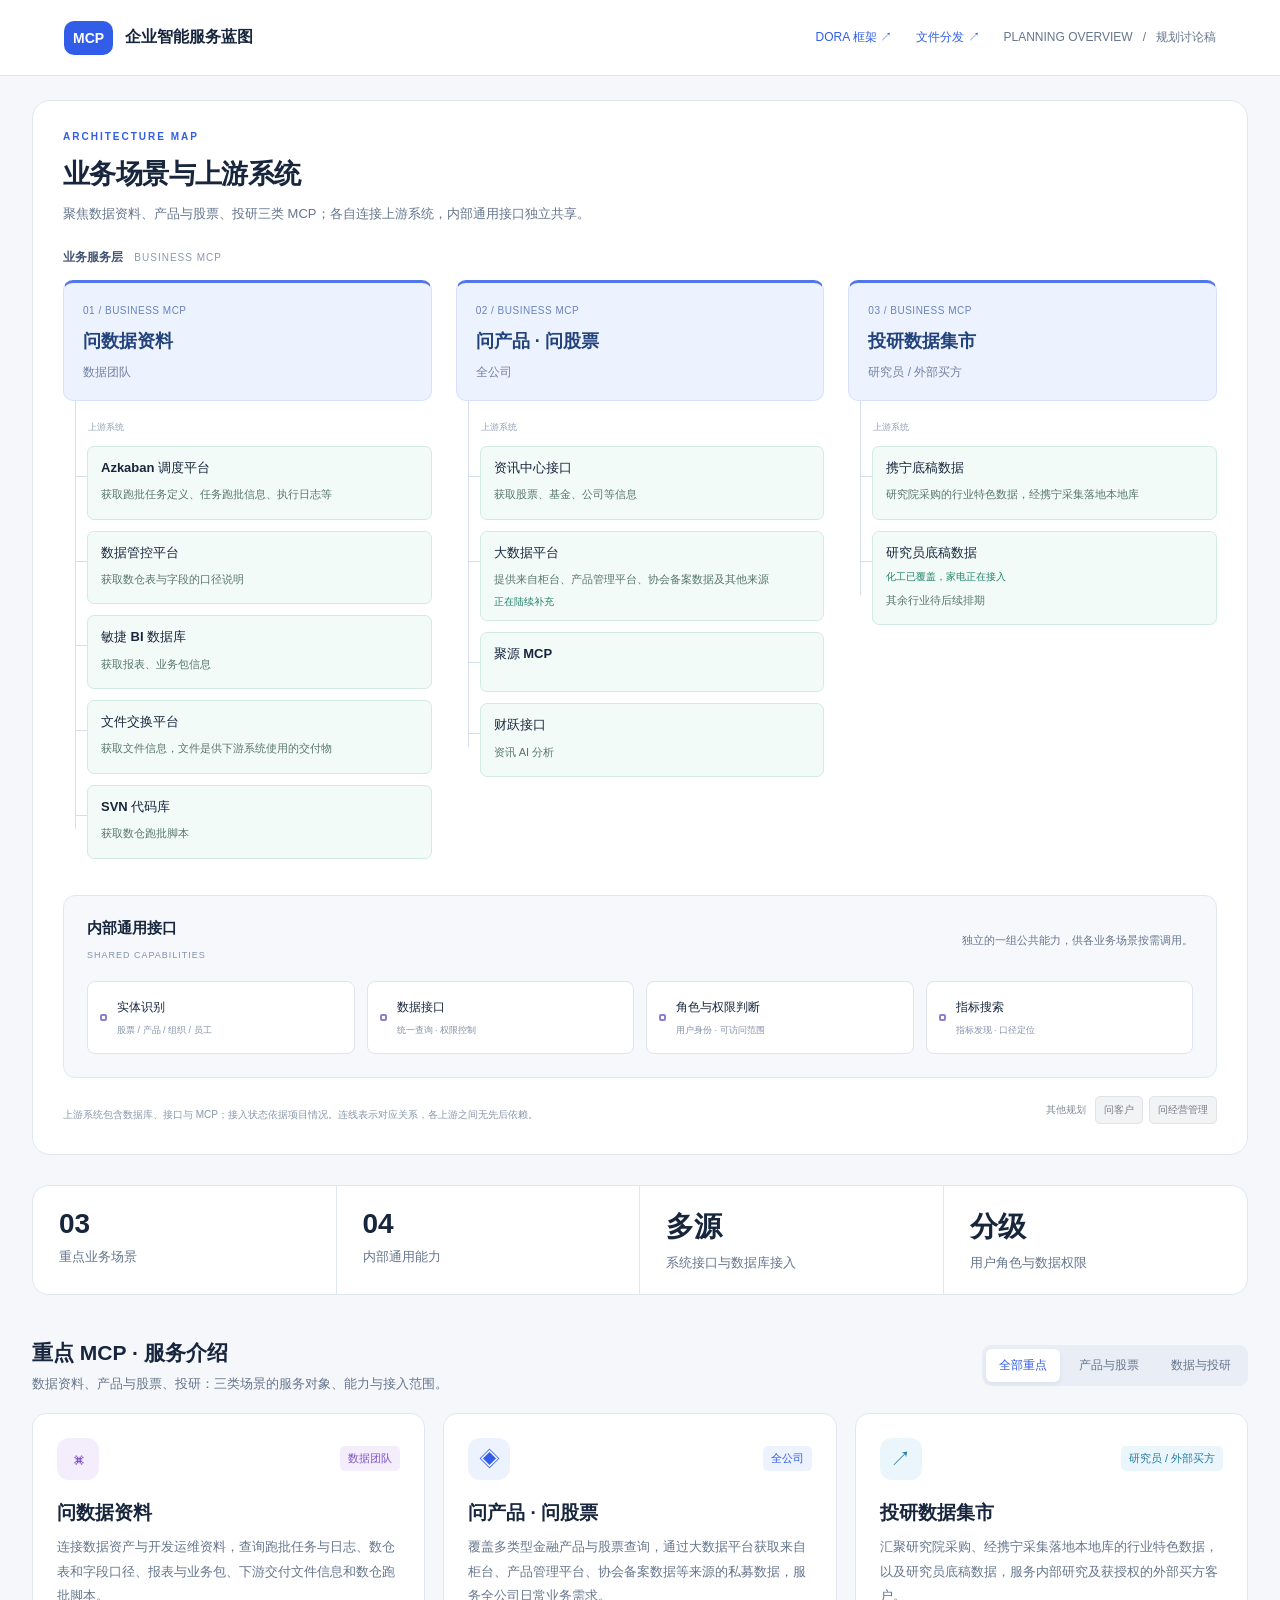
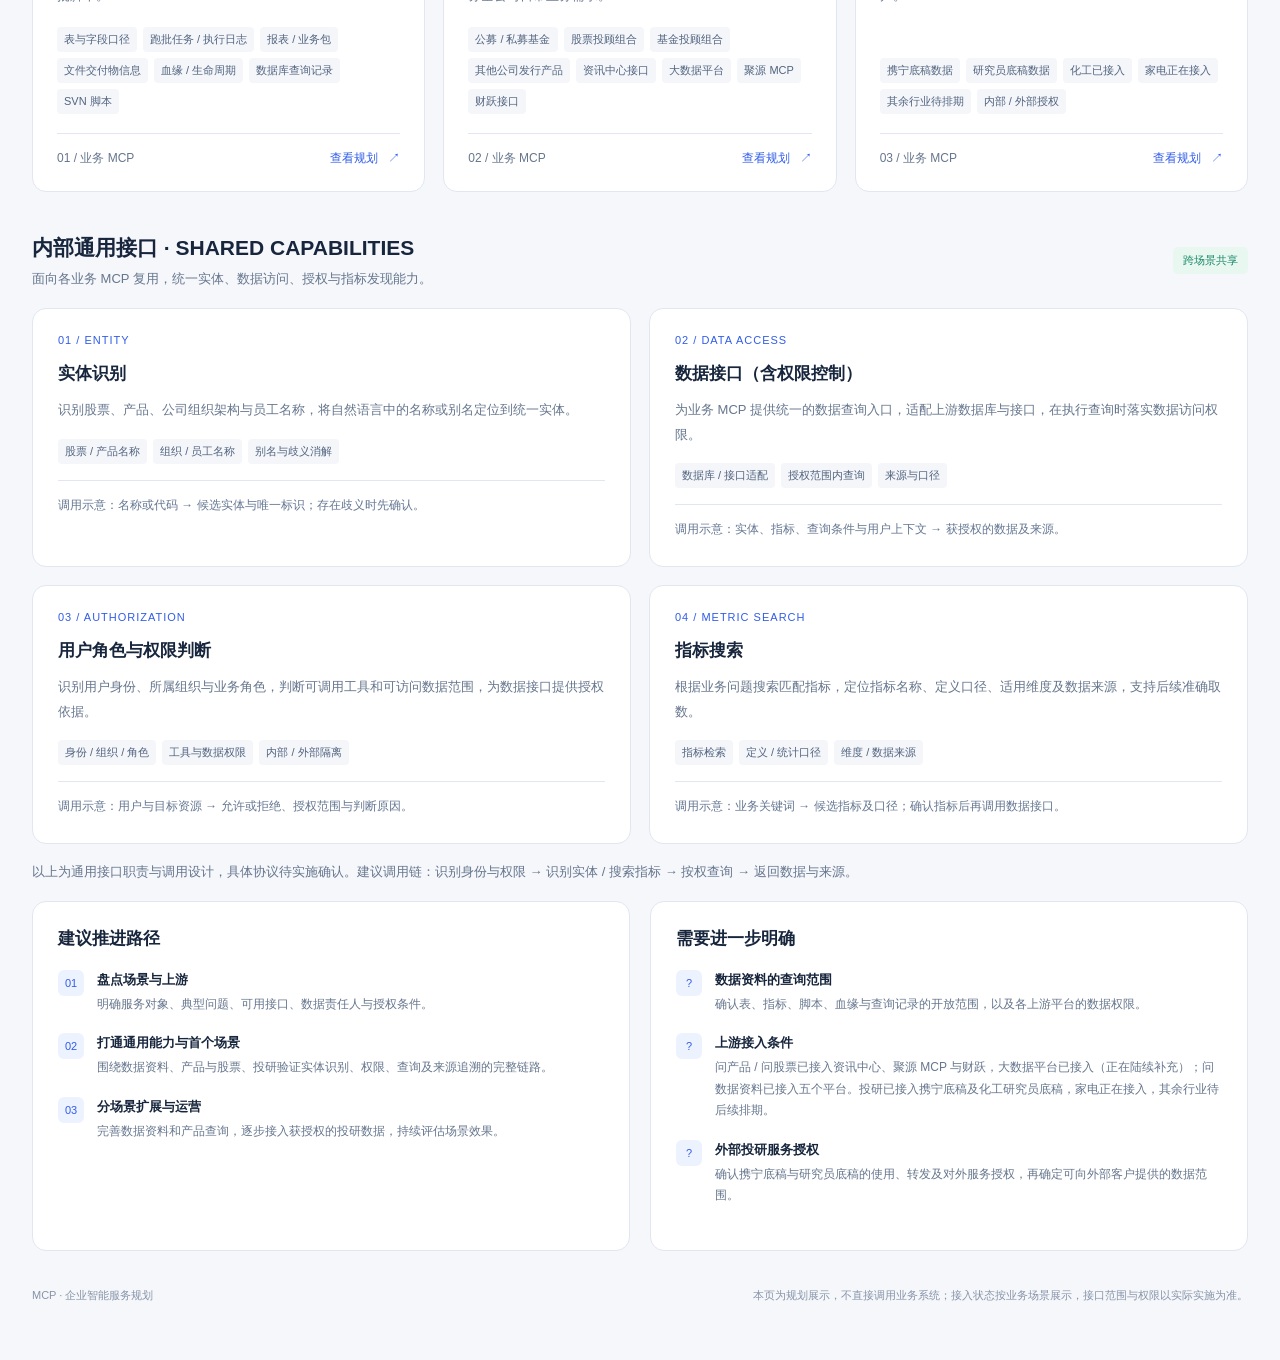
<file: index.html>
<!doctype html>
<html lang="zh-CN">
<head>
<meta charset="UTF-8"><meta name="viewport" content="width=device-width, initial-scale=1">
<title>MCP · 企业智能服务蓝图</title>
<style>
:root{--bg:#f5f7fb;--ink:#17263d;--muted:#66768d;--line:#e0e7f0;--blue:#315de9;--navy:#111e36}*{box-sizing:border-box}body{margin:0;background:var(--bg);color:var(--ink);font-family:Inter,"PingFang SC","Microsoft YaHei",sans-serif}button{font:inherit;cursor:pointer}header{height:76px;background:white;border-bottom:1px solid var(--line);display:flex;align-items:center;justify-content:space-between;padding:0 5vw}.brand{display:flex;align-items:center;gap:12px;font-weight:750}.mark{background:var(--blue);color:white;padding:9px;border-radius:10px;font-size:14px}.edition{font-size:12px;color:var(--muted)}main{max-width:1320px;padding:54px 32px;margin:auto}.eyebrow{font-size:12px;letter-spacing:2px;color:var(--blue);font-weight:700}h1{font-size:clamp(30px,4vw,48px);letter-spacing:-1.8px;margin:15px 0}h1 span{color:var(--blue)}.intro{color:var(--muted);line-height:1.9;max-width:770px;font-size:15px}.hero{display:flex;justify-content:space-between;gap:30px;align-items:center;margin-bottom:35px}.stamp{background:#eaf0ff;color:var(--blue);border:1px solid #d5dfff;padding:13px 18px;border-radius:30px;font-size:13px;white-space:nowrap}.stats{display:grid;grid-template-columns:repeat(4,1fr);background:white;border:1px solid var(--line);border-radius:16px;margin:32px 0 44px}.stat{padding:22px 26px;border-right:1px solid var(--line)}.stat:last-child{border:0}.stat strong{font-size:28px;display:block;margin-bottom:7px}.stat small{color:var(--muted)}.section-head{display:flex;justify-content:space-between;align-items:center;gap:16px;margin:28px 0 20px}h2{font-size:21px;margin:0}.section-head p{font-size:13px;color:var(--muted);margin:8px 0 0}.tabs{display:flex;gap:6px;flex-wrap:wrap;background:#e9edf5;border-radius:9px;padding:4px}.tabs button{border:0;background:transparent;color:var(--muted);padding:8px 13px;border-radius:6px;font-size:12px}.tabs button.active{background:white;color:var(--blue);box-shadow:0 2px 5px #192e5510}.grid{display:grid;grid-template-columns:repeat(3,1fr);gap:18px}.card{background:white;border:1px solid var(--line);border-radius:14px;padding:24px;display:flex;flex-direction:column;transition:transform .2s,box-shadow .2s}.card:hover{transform:translateY(-3px);box-shadow:0 12px 28px #263e6310}.card-top{display:flex;justify-content:space-between;align-items:center}.icon{width:42px;height:42px;background:var(--tint);color:var(--accent);border-radius:12px;display:grid;place-items:center;font-size:21px}.tag{font-size:11px;color:var(--accent);background:var(--tint);padding:5px 8px;border-radius:5px}.card h3{font-size:19px;margin:20px 0 9px}.card p{font-size:13px;line-height:1.9;color:var(--muted);margin:0 0 18px;flex:1}.chips{display:flex;gap:6px;flex-wrap:wrap;margin-bottom:19px}.chip{font-size:11px;background:#f4f6fa;color:#52647f;padding:5px 7px;border-radius:4px}.detail{display:flex;align-items:center;justify-content:space-between;border:0;border-top:1px solid var(--line);padding:16px 0 0;background:white;color:var(--blue);font-size:12px;text-align:left}.detail span:first-child{color:var(--muted)}.architecture{background:var(--navy);color:white;margin:46px 0 35px;border-radius:18px;padding:30px}.architecture .section-head{margin:0 0 26px}.architecture p{color:#aab9d1}.layer{display:grid;grid-template-columns:130px 1fr;align-items:center;gap:20px}.layer-label{font-size:13px;color:#b3c2da}.layer-label small{display:block;font-size:10px;letter-spacing:1px;margin-top:7px;color:#7289ac}.nodes{display:grid;grid-template-columns:repeat(5,1fr);gap:10px}.node{border:1px solid #385175;background:#1c2e4c;text-align:center;border-radius:8px;padding:16px 7px;font-size:12px}.node small{display:block;color:#9aaecb;font-size:10px;margin-top:7px;line-height:1.5}.connector{color:#6986b3;text-align:center;padding:10px;font-size:12px;letter-spacing:1px}.common{grid-template-columns:repeat(4,1fr)}.common .node{background:#263d63;border-color:#45689d}.sources{grid-template-columns:repeat(4,1fr)}.sources .node{background:#17263e}.note{margin:23px 0 0;padding-top:18px;border-top:1px solid #30435e;font-size:11px;line-height:1.8;color:#99acc8}.bottom{display:grid;grid-template-columns:1fr 1fr;gap:20px}.panel{background:white;border:1px solid var(--line);border-radius:14px;padding:25px}.panel h3{font-size:17px;margin:0 0 20px}.step{display:flex;gap:13px;margin:18px 0}.num{background:#edf2ff;color:var(--blue);font-size:11px;border-radius:6px;width:26px;height:26px;display:grid;place-items:center;flex-shrink:0}.step strong{font-size:13px}.step p{font-size:12px;line-height:1.8;color:var(--muted);margin:5px 0 0}footer{margin-top:35px;display:flex;justify-content:space-between;font-size:11px;color:#8794a8;line-height:1.8}dialog{border:0;border-radius:18px;padding:32px;width:min(600px,90vw);box-shadow:0 20px 100px #07132c44;color:var(--ink)}dialog::backdrop{background:#10213f80;backdrop-filter:blur(4px)}dialog h2{margin:0 35px 18px 0}dialog h3{font-size:14px;margin:24px 0 8px}dialog p,dialog li{font-size:14px;color:var(--muted);line-height:1.9}.close{position:absolute;right:18px;top:15px;border:0;background:#f0f3f8;border-radius:50%;width:32px;height:32px;font-size:21px}.empty{grid-column:1/-1;color:var(--muted);padding:30px}.pill{color:#1a8a69;background:#e9f7f1;padding:6px 10px;border-radius:5px;font-size:11px}@media(max-width:950px){.grid{grid-template-columns:repeat(2,1fr)}.hero{display:block}.stamp{display:inline-block;margin-top:12px}.nodes{grid-template-columns:repeat(2,1fr)}.section-head{align-items:flex-start;flex-direction:column}.bottom{grid-template-columns:1fr}}@media(max-width:580px){header{padding:0 20px}.edition{display:none}main{padding:32px 18px}.grid{grid-template-columns:1fr}.stats{grid-template-columns:repeat(2,1fr)}.stat:nth-child(2){border:0}.stat:nth-child(-n+2){border-bottom:1px solid var(--line)}.architecture{padding:22px 16px}.layer{grid-template-columns:1fr;gap:12px}.layer-label small{display:inline;margin-left:10px}.node{padding:12px 6px}footer{display:block}.tabs button{padding:8px 10px}}@media(prefers-reduced-motion:reduce){*{transition:none!important}}
.shared-section{margin-top:42px}.shared-grid{display:grid;grid-template-columns:repeat(2,1fr);gap:18px}.cap-index{display:block;font-size:11px;letter-spacing:1px;color:var(--blue);margin-bottom:16px}.shared-grid h3{margin-bottom:12px}.shared-grid p,.shared-note{font-size:13px;line-height:1.9;color:var(--muted)}.shared-grid .chips{margin:16px 0}.cap-example{border-top:1px solid var(--line);padding-top:14px;color:#657792;font-size:12px;line-height:1.8}.shared-note{margin:16px 0}.connected{border-color:#3b8d7f;background:#1d3d46!important}.connected small{color:#88d9bd}.upstream-caption{font-size:11px;color:#94b5ca;margin:14px 0 22px 150px;line-height:1.8}@media(max-width:580px){.shared-grid{grid-template-columns:1fr}.upstream-caption{margin-left:0}}
.parallel-systems{display:grid;grid-template-columns:1fr 1fr;gap:20px;align-items:start}.architecture-group{padding:22px;border:1px solid #385175;border-radius:12px;background:#14243e;height:100%}.architecture-group h3{font-size:16px;margin:0}.architecture-group h3 small{display:block;font-size:10px;letter-spacing:1px;color:#91a8c8;margin-top:8px}.architecture-group p{font-size:12px;line-height:1.8;margin:14px 0 20px}.architecture-group .nodes{grid-template-columns:repeat(2,minmax(0,1fr))}.branch-links{display:grid;grid-template-columns:1fr 1fr;gap:20px;text-align:center;color:#91a8c8;font-size:12px;padding:22px 0}.architecture-group .node{line-height:1.6}@media(max-width:760px){.parallel-systems{grid-template-columns:1fr}.branch-links{grid-template-columns:1fr;padding:18px 0;gap:8px}.architecture-group{padding:18px}}
.scenario-mappings{display:grid;gap:16px}.scenario-map{border:1px solid #304966;border-radius:9px;padding:15px}.scenario-map h4{margin:0 0 14px;font-size:13px;line-height:1.8;display:flex;justify-content:space-between;flex-wrap:wrap;gap:6px}.scenario-map h4 span{color:#88d9bd;font-size:10px;font-weight:400}.scenario-map h4 .pending-status{color:#afbfda}.scenario-map .mapping-empty{margin:0;color:#aab9d1;font-size:12px}.scenario-map .node{font-size:11px}.scenario-map .node small{font-size:10px}.parallel-systems{align-items:start}.architecture-group{height:auto}
.architecture{background:#fff;color:var(--ink);border:1px solid var(--line);padding:30px}.architecture .section-head{align-items:center}.architecture .eyebrow{font-size:10px;margin-bottom:12px}.architecture p{color:var(--muted)}.architecture h2{margin-bottom:10px}.arch-legend{display:flex;gap:15px;white-space:nowrap;font-size:11px;color:var(--muted)}.arch-legend span{display:flex;align-items:center;gap:6px}.arch-legend i{width:7px;height:7px;background:#a9b5c8;border-radius:50%}.arch-legend .live-dot{background:#22a17d}.architecture-label{font-size:12px;font-weight:650;color:#425674;margin:25px 0 14px}.architecture-label small{font-size:10px;font-weight:400;margin-left:8px;color:#8b9ab0;letter-spacing:1px}.scenario-columns{display:grid;grid-template-columns:repeat(5,minmax(0,1fr));gap:16px}.scenario-column{min-width:0}.business-box{background:#edf2ff;border:1px solid #d7e1ff;border-top:3px solid #5276ec;border-radius:10px;padding:17px 13px;min-height:132px}.business-index{font-size:9px;letter-spacing:.5px;color:#6983be}.business-box h3{font-size:14px;line-height:1.6;margin:12px 0 7px;color:#23437c}.business-box p{font-size:10px;margin:0;line-height:1.7;color:#7182a0}.stem-caption{position:relative;font-size:9px;color:#92a0b5;padding:20px 0 12px 25px}.stem-caption:before{content:'';position:absolute;left:12px;top:0;bottom:0;width:1px;background:#d5deec}.system-tree{list-style:none;padding:0 0 0 24px;margin:0;position:relative}.system-tree:before{content:'';position:absolute;left:12px;top:0;bottom:35px;width:1px;background:#d5deec}.system-box{position:relative;padding:12px 10px;margin-bottom:11px;border:1px solid #dfe6ef;border-radius:7px;background:#f8fafd;min-height:70px}.system-box:before{content:'';position:absolute;left:-13px;top:34px;width:12px;height:1px;background:#d5deec}.system-box strong{display:block;font-size:11px;font-weight:550;line-height:1.7;overflow-wrap:anywhere}.system-box small{display:block;font-size:9px;line-height:1.7;margin-top:6px;color:#8b98ac}.system-box.is-live{background:#f3fbf8;border-color:#d2ebe2}.system-box.is-live small{color:#218268}.system-box.is-planned{border-style:dashed}.shared-strip{margin-top:32px;padding:23px;background:#f6f8fc;border:1px solid #e1e7f1;border-radius:12px}.shared-strip-title{display:flex;align-items:center;justify-content:space-between;gap:16px;margin-bottom:19px}.shared-strip-title h3{font-size:15px;margin:0 0 6px}.shared-strip-title small{font-size:9px;color:#8391aa;letter-spacing:1px}.shared-strip-title p{font-size:11px;margin:0;line-height:1.8}.shared-boxes{display:grid;grid-template-columns:repeat(4,minmax(0,1fr));gap:12px}.shared-box{display:flex;gap:10px;align-items:center;background:white;border:1px solid #dfe5f0;border-radius:8px;padding:15px 12px}.shared-dot{width:7px;height:7px;flex-shrink:0;border:2px solid #8c80d1;border-radius:2px}.shared-box strong{display:block;font-size:12px;font-weight:550;line-height:1.7}.shared-box small{display:block;color:#8391a8;font-size:9px;line-height:1.7;margin-top:5px}.arch-footnote{font-size:10px;line-height:1.9;color:#8a98ac;margin-top:18px}@media(max-width:1050px){.scenario-columns{grid-template-columns:repeat(3,minmax(0,1fr));gap:24px 16px}.shared-boxes{grid-template-columns:repeat(2,minmax(0,1fr))}}@media(max-width:650px){.architecture{padding:24px 16px}.architecture .section-head{align-items:flex-start}.scenario-columns{grid-template-columns:repeat(2,minmax(0,1fr))}.shared-strip{padding:17px}.shared-strip-title{align-items:flex-start;flex-direction:column}.business-box{min-height:138px}}@media(max-width:380px){.scenario-columns,.shared-boxes{grid-template-columns:1fr}}
.header-links{display:flex;align-items:center;gap:24px}.dora-entry{font-size:12px;color:var(--blue);text-decoration:none;white-space:nowrap}.dora-entry:hover{text-decoration:underline}@media(max-width:580px){header{gap:12px}.brand{font-size:13px;gap:8px}.header-links{gap:0}.dora-entry{font-size:11px}}
@media(max-width:760px){header{height:auto;min-height:76px;flex-wrap:wrap;padding-top:16px;padding-bottom:16px;gap:15px}.header-links{gap:16px;flex-wrap:wrap}}
main{padding-top:24px}.architecture{margin:0 0 30px}.architecture #architecture-title{font-size:27px;letter-spacing:-.6px;line-height:1.5;margin:0 0 10px;color:var(--ink)}.scenario-columns{grid-template-columns:repeat(3,minmax(0,1fr));gap:24px}.business-box{min-height:112px;padding:17px 19px}.business-box h3{font-size:18px;margin-top:9px}.business-box p{font-size:12px}.business-index{font-size:10px}.system-box{min-height:60px;padding:10px 13px}.system-box strong{font-size:13px}.system-box small{font-size:10px;margin-top:4px}.system-tree:before{bottom:30px}.system-box:before{top:29px}.architecture-footer{display:flex;align-items:flex-end;justify-content:space-between;gap:20px;margin-top:18px}.architecture-footer .arch-footnote{margin:0;max-width:650px}.secondary-scenarios{display:flex;align-items:center;justify-content:flex-end;flex-wrap:wrap;gap:6px;flex-shrink:0;color:#7b828d;font-size:10px}.secondary-scenarios>span{margin-right:3px;color:#858c97}.secondary-scenarios button{border:1px solid #e0e3e8;border-radius:5px;background:#f2f3f5;color:#737b87;font-size:10px;padding:6px 8px;white-space:nowrap}.secondary-scenarios button:hover{background:#e9ecf0;color:#525c6b}.secondary-scenarios button:focus-visible{outline:2px solid #8d96a5;outline-offset:3px}.stats{margin-top:0}.shared-strip{margin-top:25px}@media(max-width:850px){.scenario-columns{gap:14px}.business-box{padding:15px 12px}.business-box h3{font-size:15px}.business-box p{font-size:10px}.system-box{padding:10px}.system-box strong{font-size:11px}.architecture-footer{align-items:flex-start;flex-direction:column;gap:10px}.secondary-scenarios{align-self:flex-end}}@media(max-width:600px){main{padding-top:18px}.scenario-columns{grid-template-columns:1fr;gap:24px}.architecture #architecture-title{font-size:23px}.business-box{min-height:0;padding:17px}.business-box h3{font-size:17px}.business-box p{font-size:11px}.system-box strong{font-size:12px}.secondary-scenarios{font-size:9px}.architecture .section-head{gap:13px}.architecture-label small{font-size:9px}.shared-boxes{grid-template-columns:1fr 1fr}.shared-box{padding:12px 9px}.shared-box strong{font-size:11px}}@media(max-width:380px){.shared-boxes{grid-template-columns:1fr}}
.system-description{display:block;color:#61758d;font-size:11px;line-height:1.8;margin:6px 0 4px}.system-box.is-live .system-description{color:#57766b}.system-box .system-description+small{margin-top:4px}
</style>
</head>
<body>
<header><div class="brand"><span class="mark">MCP</span> 企业智能服务蓝图</div><div class="header-links"><a class="dora-entry" href="dora.html">DORA 框架 ↗</a><a class="dora-entry" href="file-distribution.html">文件分发 ↗</a><span class="edition">PLANNING OVERVIEW &nbsp; / &nbsp; 规划讨论稿</span></div></header>
<main>
<section class="architecture" aria-labelledby="architecture-title"><div class="section-head"><div><div class="eyebrow">ARCHITECTURE MAP</div><h1 id="architecture-title">业务场景与上游系统</h1><p>聚焦数据资料、产品与股票、投研三类 MCP；各自连接上游系统，内部通用接口独立共享。</p></div></div><div class="architecture-label">业务服务层 <small>BUSINESS MCP</small></div><div class="scenario-columns"><article class="scenario-column"><div class="business-box"><span class="business-index">01 / BUSINESS MCP</span><h3>问数据资料</h3><p>数据团队</p></div><div class="stem-caption">上游系统</div><ul class="system-tree"><li class="system-box is-live"><strong>Azkaban 调度平台</strong><span class="system-description">获取跑批任务定义、任务跑批信息、执行日志等</span></li><li class="system-box is-live"><strong>数据管控平台</strong><span class="system-description">获取数仓表与字段的口径说明</span></li><li class="system-box is-live"><strong>敏捷 BI 数据库</strong><span class="system-description">获取报表、业务包信息</span></li><li class="system-box is-live"><strong>文件交换平台</strong><span class="system-description">获取文件信息，文件是供下游系统使用的交付物</span></li><li class="system-box is-live"><strong>SVN 代码库</strong><span class="system-description">获取数仓跑批脚本</span></li></ul></article><article class="scenario-column"><div class="business-box"><span class="business-index">02 / BUSINESS MCP</span><h3>问产品 · 问股票</h3><p>全公司</p></div><div class="stem-caption">上游系统</div><ul class="system-tree"><li class="system-box is-live"><strong>资讯中心接口</strong><span class="system-description">获取股票、基金、公司等信息</span></li><li class="system-box is-live"><strong>大数据平台</strong><span class="system-description">提供来自柜台、产品管理平台、协会备案数据及其他来源</span><small>正在陆续补充</small></li><li class="system-box is-live"><strong>聚源 MCP</strong></li><li class="system-box is-live"><strong>财跃接口</strong><span class="system-description">资讯 AI 分析</span></li></ul></article><article class="scenario-column"><div class="business-box"><span class="business-index">03 / BUSINESS MCP</span><h3>投研数据集市</h3><p>研究员 / 外部买方</p></div><div class="stem-caption">上游系统</div><ul class="system-tree"><li class="system-box is-live"><strong>携宁底稿数据</strong><span class="system-description">研究院采购的行业特色数据，经携宁采集落地本地库</span></li><li class="system-box is-live"><strong>研究员底稿数据</strong><small>化工已覆盖，家电正在接入</small><span class="system-description">其余行业待后续排期</span></li></ul></article></div><section class="shared-strip" aria-labelledby="common-heading"><div class="shared-strip-title"><div><h3 id="common-heading">内部通用接口</h3><small>SHARED CAPABILITIES</small></div><p>独立的一组公共能力，供各业务场景按需调用。</p></div><div class="shared-boxes"><div class="shared-box"><span class="shared-dot" aria-hidden="true"></span><div><strong>实体识别</strong><small>股票 / 产品 / 组织 / 员工</small></div></div><div class="shared-box"><span class="shared-dot" aria-hidden="true"></span><div><strong>数据接口</strong><small>统一查询 · 权限控制</small></div></div><div class="shared-box"><span class="shared-dot" aria-hidden="true"></span><div><strong>角色与权限判断</strong><small>用户身份 · 可访问范围</small></div></div><div class="shared-box"><span class="shared-dot" aria-hidden="true"></span><div><strong>指标搜索</strong><small>指标发现 · 口径定位</small></div></div></div></section><div class="architecture-footer"><div class="arch-footnote">上游系统包含数据库、接口与 MCP；接入状态依据项目情况。连线表示对应关系，各上游之间无先后依赖。</div><aside class="secondary-scenarios" aria-label="其他规划场景"><span>其他规划</span><button type="button" data-planned="1">问客户</button><button type="button" data-planned="2">问经营管理</button></aside></div></section>

<div class="stats"><div class="stat"><strong>03</strong><small>重点业务场景</small></div><div class="stat"><strong>04</strong><small>内部通用能力</small></div><div class="stat"><strong>多源</strong><small>系统接口与数据库接入</small></div><div class="stat"><strong>分级</strong><small>用户角色与数据权限</small></div></div>
<section aria-labelledby="business-title"><div class="section-head"><div><h2 id="business-title">重点 MCP · 服务介绍</h2><p>数据资料、产品与股票、投研：三类场景的服务对象、能力与接入范围。</p></div><div class="tabs" role="group" aria-label="按服务对象筛选"><button class="active" data-filter="全部" aria-pressed="true">全部重点</button><button data-filter="产品与股票" aria-pressed="false">产品与股票</button><button data-filter="数据与投研" aria-pressed="false">数据与投研</button></div></div><div class="grid" id="cards" aria-live="polite"></div></section>
<section aria-labelledby="shared-title" class="shared-section"><div class="section-head"><div><h2 id="shared-title">内部通用接口 · SHARED CAPABILITIES</h2><p>面向各业务 MCP 复用，统一实体、数据访问、授权与指标发现能力。</p></div><span class="pill">跨场景共享</span></div><div class="shared-grid">
<article class="panel"><span class="cap-index">01 / ENTITY</span><h3>实体识别</h3><p>识别股票、产品、公司组织架构与员工名称，将自然语言中的名称或别名定位到统一实体。</p><div class="chips"><span class="chip">股票 / 产品名称</span><span class="chip">组织 / 员工名称</span><span class="chip">别名与歧义消解</span></div><div class="cap-example">调用示意：名称或代码 → 候选实体与唯一标识；存在歧义时先确认。</div></article>
<article class="panel"><span class="cap-index">02 / DATA ACCESS</span><h3>数据接口（含权限控制）</h3><p>为业务 MCP 提供统一的数据查询入口，适配上游数据库与接口，在执行查询时落实数据访问权限。</p><div class="chips"><span class="chip">数据库 / 接口适配</span><span class="chip">授权范围内查询</span><span class="chip">来源与口径</span></div><div class="cap-example">调用示意：实体、指标、查询条件与用户上下文 → 获授权的数据及来源。</div></article>
<article class="panel"><span class="cap-index">03 / AUTHORIZATION</span><h3>用户角色与权限判断</h3><p>识别用户身份、所属组织与业务角色，判断可调用工具和可访问数据范围，为数据接口提供授权依据。</p><div class="chips"><span class="chip">身份 / 组织 / 角色</span><span class="chip">工具与数据权限</span><span class="chip">内部 / 外部隔离</span></div><div class="cap-example">调用示意：用户与目标资源 → 允许或拒绝、授权范围与判断原因。</div></article>
<article class="panel"><span class="cap-index">04 / METRIC SEARCH</span><h3>指标搜索</h3><p>根据业务问题搜索匹配指标，定位指标名称、定义口径、适用维度及数据来源，支持后续准确取数。</p><div class="chips"><span class="chip">指标检索</span><span class="chip">定义 / 统计口径</span><span class="chip">维度 / 数据来源</span></div><div class="cap-example">调用示意：业务关键词 → 候选指标及口径；确认指标后再调用数据接口。</div></article>
</div><p class="shared-note">以上为通用接口职责与调用设计，具体协议待实施确认。建议调用链：识别身份与权限 → 识别实体 / 搜索指标 → 按权查询 → 返回数据与来源。</p></section>
<div class="bottom"><section class="panel"><h3>建议推进路径</h3><div class="step"><span class="num">01</span><div><strong>盘点场景与上游</strong><p>明确服务对象、典型问题、可用接口、数据责任人与授权条件。</p></div></div><div class="step"><span class="num">02</span><div><strong>打通通用能力与首个场景</strong><p>围绕数据资料、产品与股票、投研验证实体识别、权限、查询及来源追溯的完整链路。</p></div></div><div class="step"><span class="num">03</span><div><strong>分场景扩展与运营</strong><p>完善数据资料和产品查询，逐步接入获授权的投研数据，持续评估场景效果。</p></div></div></section><section class="panel"><h3>需要进一步明确</h3><div class="step"><span class="num">?</span><div><strong>数据资料的查询范围</strong><p>确认表、指标、脚本、血缘与查询记录的开放范围，以及各上游平台的数据权限。</p></div></div><div class="step"><span class="num">?</span><div><strong>上游接入条件</strong><p>问产品 / 问股票已接入资讯中心、聚源 MCP 与财跃，大数据平台已接入（正在陆续补充）；问数据资料已接入五个平台。投研已接入携宁底稿及化工研究员底稿，家电正在接入，其余行业待后续排期。</p></div></div><div class="step"><span class="num">?</span><div><strong>外部投研服务授权</strong><p>确认携宁底稿与研究员底稿的使用、转发及对外服务授权，再确定可向外部客户提供的数据范围。</p></div></div></section></div>
<footer><span>MCP · 企业智能服务规划</span><span>本页为规划展示，不直接调用业务系统；接入状态按业务场景展示，接口范围与权限以实际实施为准。</span></footer>
</main>
<dialog id="modal" aria-labelledby="modal-title"><button class="close" aria-label="关闭详情">×</button><h2 id="modal-title"></h2><div id="modal-body"></div></dialog>
<script>
const services=[
{title:'问产品 · 问股票',icon:'◈',tag:'全公司',group:'产品与股票',accent:'#315de9',tint:'#edf2ff',desc:'覆盖多类型金融产品与股票查询，通过大数据平台获取来自柜台、产品管理平台、协会备案数据等来源的私募数据，服务全公司日常业务需求。',chips:['公募 / 私募基金','股票投顾组合','基金投顾组合','其他公司发行产品','资讯中心接口','大数据平台','聚源 MCP','财跃接口'],upstream:'资讯中心接口用于获取股票、基金、公司等信息；大数据平台提供来自柜台、产品管理平台、协会备案数据及其他来源，正在陆续补充；聚源 MCP 已接入；财跃接口用于资讯 AI 分析。具体产品与股票查询字段以各上游能力及授权为准。',example:'“这只产品属于哪一类？”“查询某只股票的相关信息。”',boundary:'产品名称与股票代码需先完成实体识别；字段、时效与可见范围以上游及授权为准。'},
{title:'问客户',icon:'◎',tag:'投顾 · 待讨论',group:'业务与管理',accent:'#aa7b27',tint:'#fff6e5',desc:'面向投顾的客户问答场景。具体需求、客户数据范围与服务边界仍需进一步讨论。',chips:['服务投顾','场景待确认','客户权限范围'],upstream:'当前暂无上游系统接入。业务范围、客户相关系统、可用接口或数据库及数据责任人待讨论确认。',example:'暂不预设客户分析能力，先收集投顾高频问题。',boundary:'需明确投顾与客户的授权关系、敏感字段及适用的数据使用规则。'},
{title:'问经营管理情况',icon:'▥',tag:'总部 / 分公司领导',group:'业务与管理',accent:'#168377',tint:'#eaf8f4',desc:'面向总部及分公司领导，以统一指标与口径查询经营管理信息，支持管理层获取所需数据。',chips:['总部领导','分公司领导','经营指标','指标口径'],upstream:'经营管理相关系统接口、数据库或数据仓库；具体清单待盘点。',example:'“查询指定期间的经营指标，并说明统计口径。”',boundary:'需区分总部与分公司可见范围，明确指标定义、统计周期与更新频率。'},
{title:'问数据资料',icon:'⌘',tag:'数据团队',group:'数据与投研',accent:'#8054c5',tint:'#f3edfc',desc:'连接数据资产与开发运维资料，查询跑批任务与日志、数仓表和字段口径、报表与业务包、下游交付文件信息和数仓跑批脚本。',chips:['表与字段口径','跑批任务 / 执行日志','报表 / 业务包','文件交付物信息','血缘 / 生命周期','数据库查询记录','SVN 脚本'],upstream:'当前已接入 Azkaban 调度平台、数据管控平台、敏捷 BI 数据库、文件交换平台和 SVN 代码库。Azkaban 用于获取跑批任务定义、任务跑批信息、执行日志等；数据管控平台用于获取数仓表与字段的口径说明；敏捷 BI 数据库用于获取报表、业务包信息；文件交换平台用于获取文件信息，文件是给下游系统的交付物；SVN 代码库用于获取数仓跑批脚本。各系统实际开放的数据与接口范围以授权为准。',example:'“这张表从哪里来？”“某项指标对应哪些脚本和调度任务？”',boundary:'资料检索遵循原有访问权限；查询记录需控制敏感 SQL、参数与个人信息的可见范围。'},
{title:'投研数据集市',icon:'↗',tag:'研究员 / 外部买方',group:'数据与投研',accent:'#287ca4',tint:'#ebf6fc',desc:'汇聚研究院采购、经携宁采集落地本地库的行业特色数据，以及研究员底稿数据，服务内部研究及获授权的外部买方客户。',chips:['携宁底稿数据','研究员底稿数据','化工已接入','家电正在接入','其余行业待排期','内部 / 外部授权'],upstream:'携宁底稿数据为研究院采购的行业特色数据，经携宁采集落地本地库；研究员底稿数据已接入化工，正在接入家电，其余行业待后续排期。',example:'“检索某公司的底稿数据，并标注来源及时间。”',boundary:'区分内部与外部可见范围；底稿数据的来源、时间与版本需可追溯，向外部客户提供的数据范围以授权为准。'}
];
const cards=document.querySelector('#cards'),modal=document.querySelector('#modal');
function showService(s){document.querySelector('#modal-title').textContent=s.title;document.querySelector('#modal-body').innerHTML=`<p>${s.desc}</p><h3>服务对象</h3><p>${s.tag}</p><h3>上游接入</h3><p>${s.upstream}</p><h3>示例问题 · 规划示意</h3><p>${s.example}</p><h3>边界与待确认事项</h3><p>${s.boundary}</p>`;modal.showModal()}
document.querySelectorAll('[data-planned]').forEach(button=>button.addEventListener('click',()=>showService(services[Number(button.dataset.planned)])));
const focusServices=[services[3],services[0],services[4]];
function render(filter='全部'){cards.replaceChildren();focusServices.forEach((s,i)=>{if(filter!=='全部'&&s.group!==filter)return;const card=document.createElement('article');card.className='card';card.style.setProperty('--accent',s.accent);card.style.setProperty('--tint',s.tint);card.innerHTML=`<div class="card-top"><div class="icon" aria-hidden="true">${s.icon}</div><span class="tag">${s.tag}</span></div><h3>${s.title}</h3><p>${s.desc}</p><div class="chips">${s.chips.map(c=>`<span class="chip">${c}</span>`).join('')}</div><button class="detail" aria-label="查看${s.title}的规划详情"><span>0${i+1} / 业务 MCP</span><span>查看规划 &nbsp; ↗</span></button>`;card.querySelector('button').onclick=()=>showService(s);cards.append(card)})}
document.querySelectorAll('[data-filter]').forEach(b=>b.onclick=()=>{document.querySelectorAll('[data-filter]').forEach(x=>{x.classList.toggle('active',x===b);x.setAttribute('aria-pressed',String(x===b))});render(b.dataset.filter)});document.querySelector('.close').onclick=()=>modal.close();modal.addEventListener('click',e=>{if(e.target===modal){const r=modal.getBoundingClientRect();if(e.clientX<r.left||e.clientX>r.right||e.clientY<r.top||e.clientY>r.bottom)modal.close()}});render();
</script>
</body>
</html>
</file>
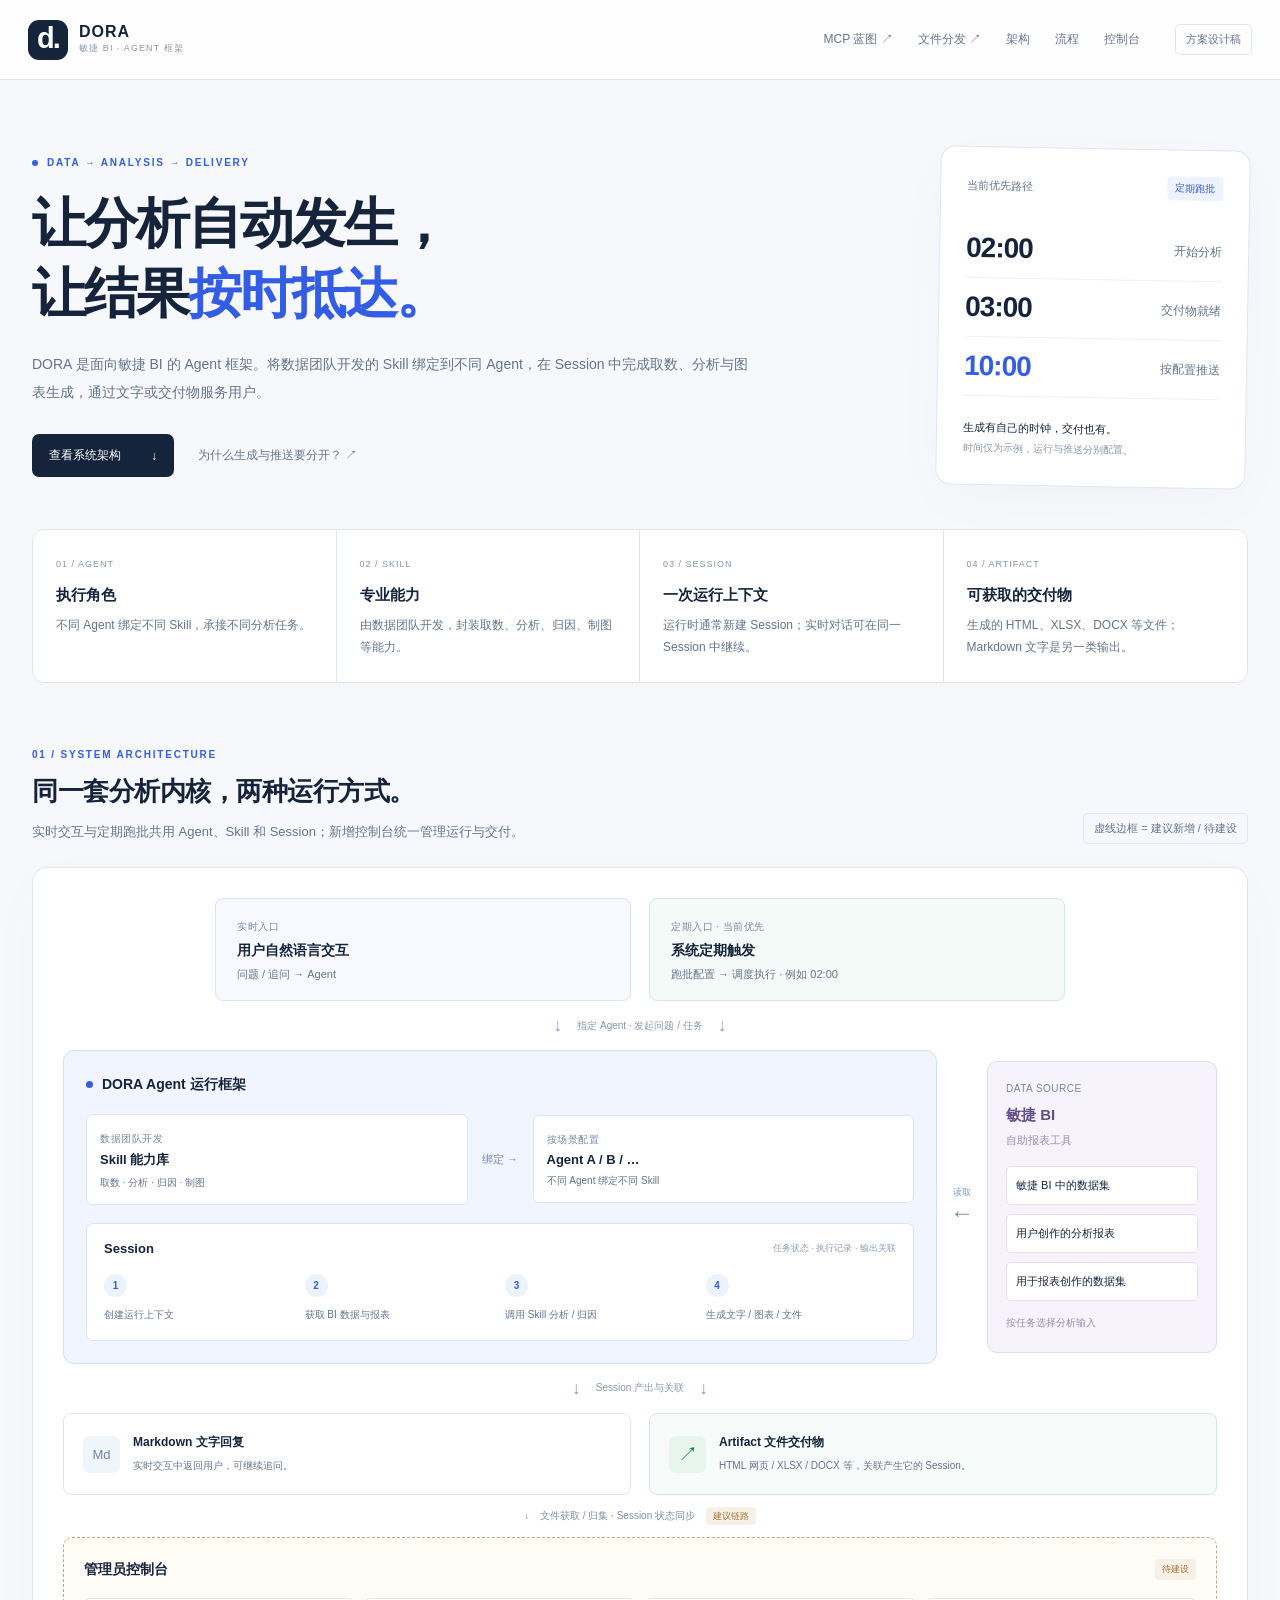
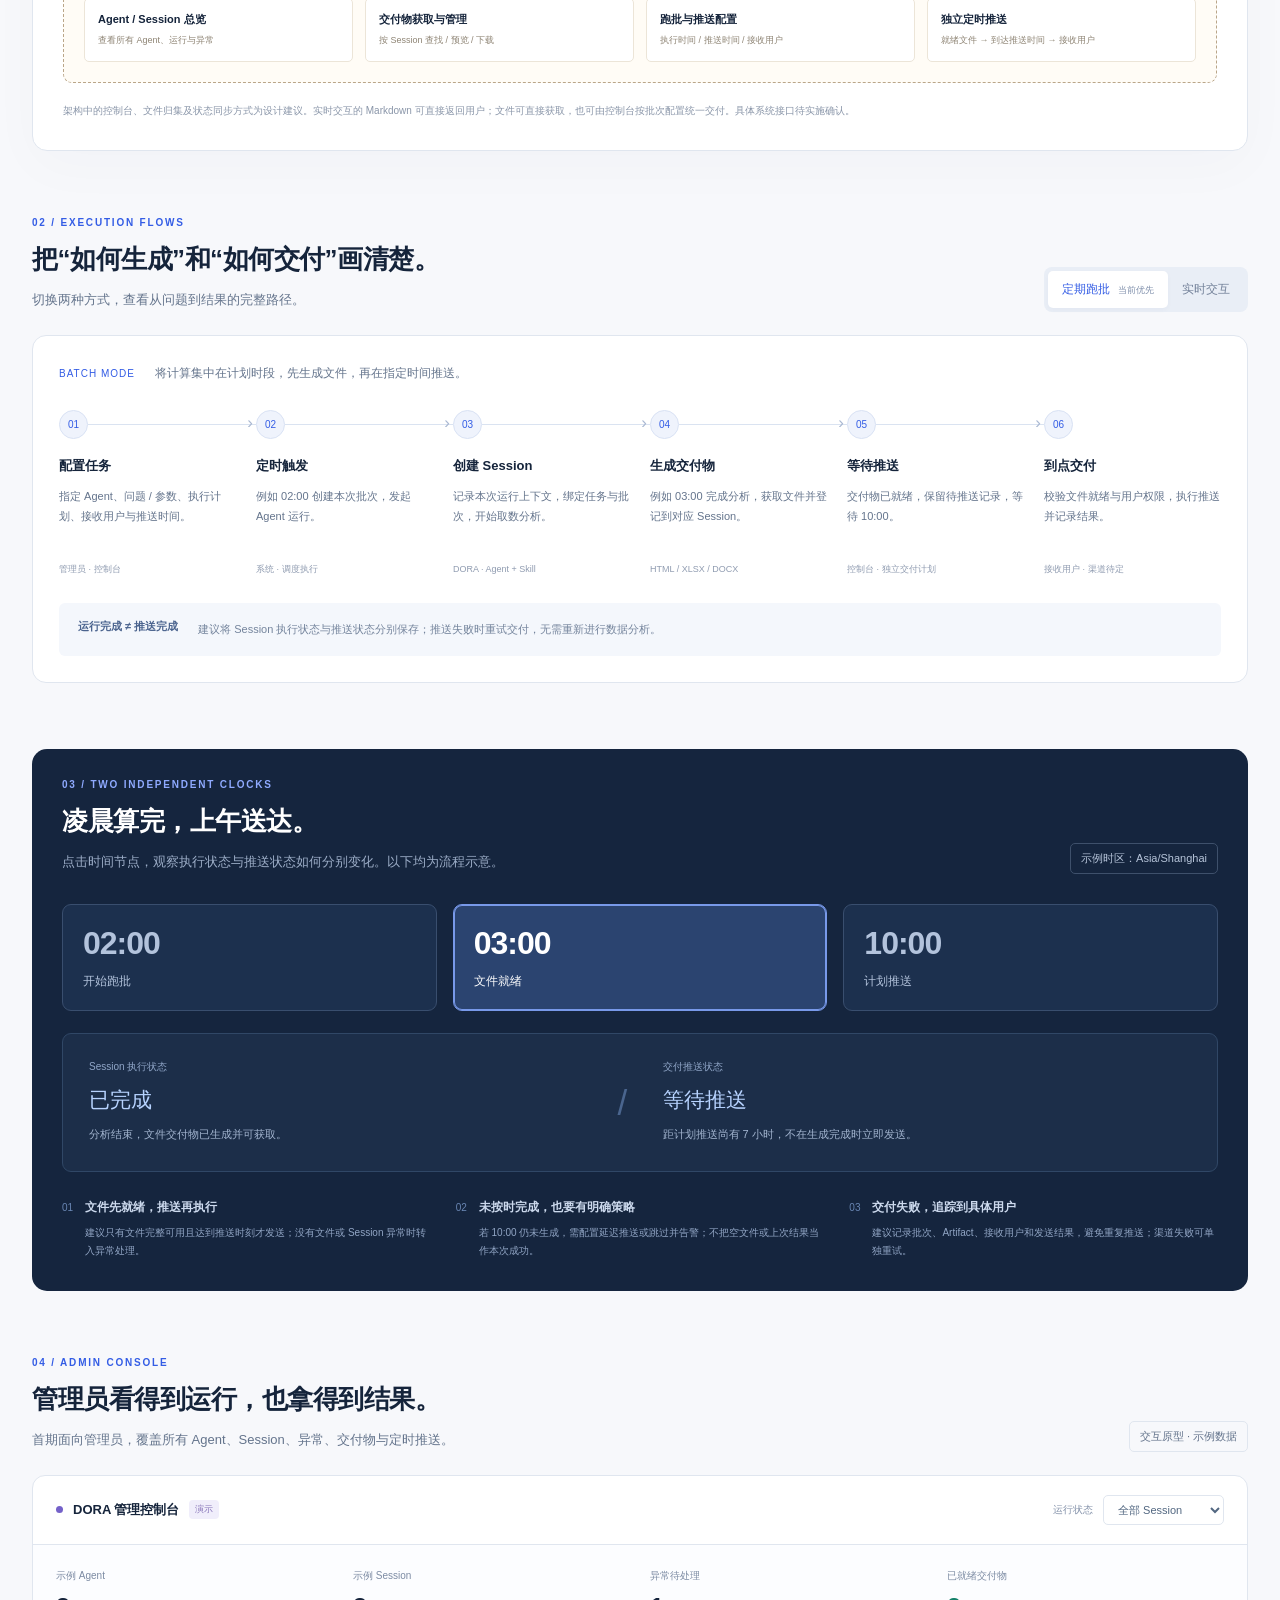
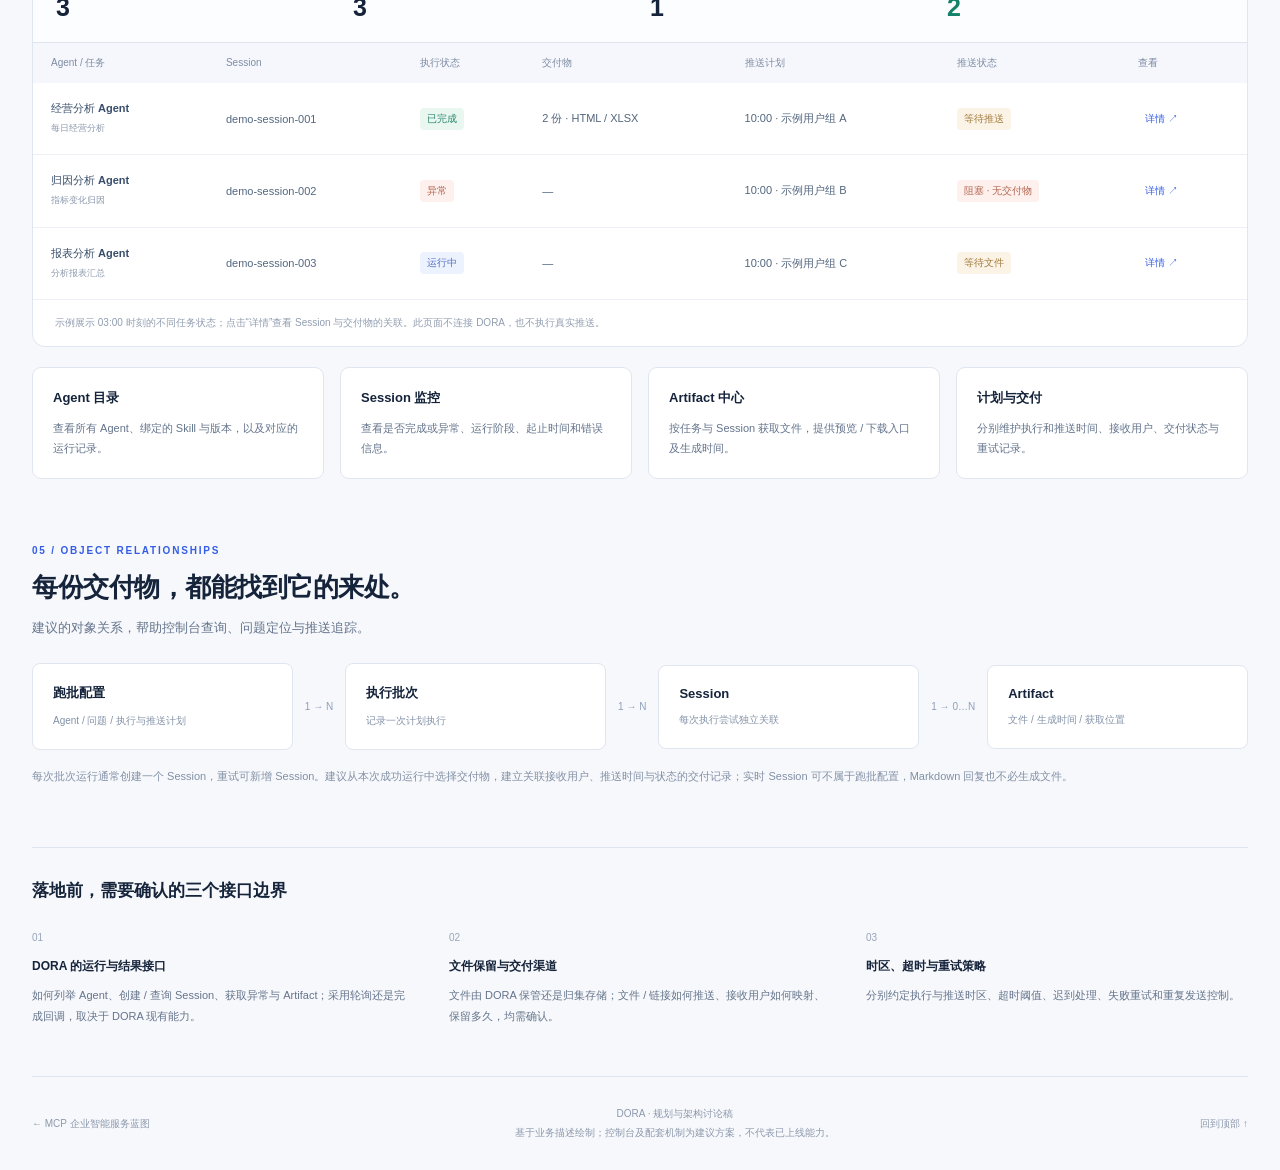
<file: dora.html>
<!doctype html>
<html lang="zh-CN">
<head>
  <meta charset="UTF-8">
  <meta name="viewport" content="width=device-width, initial-scale=1">
  <meta name="description" content="DORA 敏捷 BI Agent 框架：系统架构、实时交互、定期跑批、交付物管理与管理员控制台规划。">
  <title>DORA · 从数据分析到定时交付</title>
  <link rel="stylesheet" href="dora.css">
  <script src="dora.js" defer></script>
</head>
<body>
  <a class="skip" href="#main">跳转到主要内容</a>
  <header class="site-header">
    <a class="brand" href="dora.html"><span class="logo" aria-hidden="true">d.</span><span>DORA <small>敏捷 BI · AGENT 框架</small></span></a>
    <nav aria-label="页面导航"><a href="index.html">MCP 蓝图 ↗</a><a href="file-distribution.html">文件分发 ↗</a><a href="#architecture">架构</a><a href="#flows">流程</a><a href="#console">控制台</a></nav>
    <span class="planning-badge">方案设计稿</span>
  </header>
  <main id="main">
    <section class="hero" aria-labelledby="hero-title">
      <div>
        <div class="eyebrow"><span class="dot"></span> DATA → ANALYSIS → DELIVERY</div>
        <h1 id="hero-title">让分析自动发生，<br>让结果<span>按时抵达。</span></h1>
        <p class="hero-copy">DORA 是面向敏捷 BI 的 Agent 框架。将数据团队开发的 Skill 绑定到不同 Agent，在 Session 中完成取数、分析与图表生成，通过文字或交付物服务用户。</p>
        <div class="hero-actions"><a class="primary-link" href="#architecture">查看系统架构 <span>↓</span></a><a class="quiet-link" href="#delivery">为什么生成与推送要分开？ ↗</a></div>
      </div>
      <aside class="hero-clock" aria-label="定期跑批交付时间示例">
        <div class="clock-top"><span>当前优先路径</span><span class="tiny-pill">定期跑批</span></div>
        <div class="clock-line"><b>02:00</b><span>开始分析</span></div>
        <div class="clock-line"><b>03:00</b><span>交付物就绪</span></div>
        <div class="clock-line accent"><b>10:00</b><span>按配置推送</span></div>
        <p>生成有自己的时钟，交付也有。<br><small>时间仅为示例，运行与推送分别配置。</small></p>
      </aside>
    </section>

    <section class="concepts" aria-label="四个核心概念">
      <article><span class="concept-no">01 / AGENT</span><h2>执行角色</h2><p>不同 Agent 绑定不同 Skill，承接不同分析任务。</p></article>
      <article><span class="concept-no">02 / SKILL</span><h2>专业能力</h2><p>由数据团队开发，封装取数、分析、归因、制图等能力。</p></article>
      <article><span class="concept-no">03 / SESSION</span><h2>一次运行上下文</h2><p>运行时通常新建 Session；实时对话可在同一 Session 中继续。</p></article>
      <article><span class="concept-no">04 / ARTIFACT</span><h2>可获取的交付物</h2><p>生成的 HTML、XLSX、DOCX 等文件；Markdown 文字是另一类输出。</p></article>
    </section>

    <section id="architecture" class="page-section" aria-labelledby="architecture-title">
      <div class="section-heading"><div><div class="eyebrow">01 / SYSTEM ARCHITECTURE</div><h2 id="architecture-title">同一套分析内核，两种运行方式。</h2><p>实时交互与定期跑批共用 Agent、Skill 和 Session；新增控制台统一管理运行与交付。</p></div><span class="outline-pill">虚线边框 = 建议新增 / 待建设</span></div>
      <div class="architecture-canvas">
        <div class="trigger-row">
          <div class="trigger"><span class="diagram-label">实时入口</span><strong>用户自然语言交互</strong><small>问题 / 追问 → Agent</small></div>
          <div class="trigger batch"><span class="diagram-label">定期入口 · 当前优先</span><strong>系统定期触发</strong><small>跑批配置 → 调度执行 · 例如 02:00</small></div>
        </div>
        <div class="down-arrow" aria-hidden="true">↓ <span>指定 Agent · 发起问题 / 任务</span> ↓</div>
        <div class="engine-and-bi">
          <div class="engine">
            <div class="diagram-heading"><span class="engine-dot"></span><h3>DORA Agent 运行框架</h3></div>
            <div class="agent-binding"><div><span class="diagram-label">数据团队开发</span><strong>Skill 能力库</strong><small>取数 · 分析 · 归因 · 制图</small></div><span class="binding-arrow">绑定 →</span><div><span class="diagram-label">按场景配置</span><strong>Agent A / B / …</strong><small>不同 Agent 绑定不同 Skill</small></div></div>
            <div class="session-box"><div class="session-heading"><strong>Session</strong><span>任务状态 · 执行记录 · 输出关联</span></div><ol class="execution-steps"><li><b>1</b><span>创建运行上下文</span></li><li><b>2</b><span>获取 BI 数据与报表</span></li><li><b>3</b><span>调用 Skill 分析 / 归因</span></li><li><b>4</b><span>生成文字 / 图表 / 文件</span></li></ol></div>
          </div>
          <div class="bi-link"><span>读取</span><b aria-hidden="true">←</b></div>
          <aside class="bi-source"><div class="diagram-label">DATA SOURCE</div><h3>敏捷 BI</h3><p>自助报表工具</p><div>敏捷 BI 中的数据集</div><div>用户创作的分析报表</div><div>用于报表创作的数据集</div><small>按任务选择分析输入</small></aside>
        </div>
        <div class="down-arrow" aria-hidden="true">↓ <span>Session 产出与关联</span> ↓</div>
        <div class="output-row">
          <div class="text-output"><span class="output-icon" aria-hidden="true">Md</span><div><h3>Markdown 文字回复</h3><p>实时交互中返回用户，可继续追问。</p></div></div>
          <div class="artifact-output"><span class="output-icon" aria-hidden="true">↗</span><div><h3>Artifact 文件交付物</h3><p>HTML 网页 / XLSX / DOCX 等，关联产生它的 Session。</p></div></div>
        </div>
        <div class="artifact-route"><span aria-hidden="true">↓</span> 文件获取 / 归集 · Session 状态同步 <span class="suggestion-label">建议链路</span></div>
        <div class="control-band proposed"><div class="diagram-heading"><h3>管理员控制台</h3><span class="suggestion-label">待建设</span></div><div class="control-functions"><div><strong>Agent / Session 总览</strong><small>查看所有 Agent、运行与异常</small></div><div><strong>交付物获取与管理</strong><small>按 Session 查找 / 预览 / 下载</small></div><div><strong>跑批与推送配置</strong><small>执行时间 / 推送时间 / 接收用户</small></div><div><strong>独立定时推送</strong><small>就绪文件 → 到达推送时间 → 接收用户</small></div></div></div>
        <div class="diagram-note">架构中的控制台、文件归集及状态同步方式为设计建议。实时交互的 Markdown 可直接返回用户；文件可直接获取，也可由控制台按批次配置统一交付。具体系统接口待实施确认。</div>
      </div>
    </section>

    <section id="flows" class="page-section" aria-labelledby="flows-title">
      <div class="section-heading"><div><div class="eyebrow">02 / EXECUTION FLOWS</div><h2 id="flows-title">把“如何生成”和“如何交付”画清楚。</h2><p>切换两种方式，查看从问题到结果的完整路径。</p></div><div class="segmented" role="tablist" aria-label="运行方式"><button id="batch-tab" role="tab" aria-selected="true" aria-controls="batch-flow" tabindex="0">定期跑批 <span>当前优先</span></button><button id="live-tab" role="tab" aria-selected="false" aria-controls="live-flow" tabindex="-1">实时交互</button></div></div>
      <div id="batch-flow" class="flow-panel" role="tabpanel" aria-labelledby="batch-tab" tabindex="0">
        <div class="flow-intro"><span class="mode-label">BATCH MODE</span><p>将计算集中在计划时段，先生成文件，再在指定时间推送。</p></div>
        <ol class="flow-track"><li><span class="flow-number">01</span><h3>配置任务</h3><p>指定 Agent、问题 / 参数、执行计划、接收用户与推送时间。</p><small>管理员 · 控制台</small></li><li><span class="flow-number">02</span><h3>定时触发</h3><p>例如 02:00 创建本次批次，发起 Agent 运行。</p><small>系统 · 调度执行</small></li><li><span class="flow-number">03</span><h3>创建 Session</h3><p>记录本次运行上下文，绑定任务与批次，开始取数分析。</p><small>DORA · Agent + Skill</small></li><li><span class="flow-number">04</span><h3>生成交付物</h3><p>例如 03:00 完成分析，获取文件并登记到对应 Session。</p><small>HTML / XLSX / DOCX</small></li><li><span class="flow-number">05</span><h3>等待推送</h3><p>交付物已就绪，保留待推送记录，等待 10:00。</p><small>控制台 · 独立交付计划</small></li><li><span class="flow-number">06</span><h3>到点交付</h3><p>校验文件就绪与用户权限，执行推送并记录结果。</p><small>接收用户 · 渠道待定</small></li></ol>
        <div class="flow-callout"><strong>运行完成 ≠ 推送完成</strong><span>建议将 Session 执行状态与推送状态分别保存；推送失败时重试交付，无需重新进行数据分析。</span></div>
      </div>
      <div id="live-flow" class="flow-panel" role="tabpanel" aria-labelledby="live-tab" tabindex="0" hidden>
        <div class="flow-intro"><span class="mode-label">LIVE MODE</span><p>用户通过自然语言提问与追问，Agent 在 Session 中返回结果。</p></div>
        <ol class="flow-track live-track"><li><span class="flow-number">01</span><h3>用户提问</h3><p>选择相应 Agent，输入自然语言问题。</p><small>实时入口</small></li><li><span class="flow-number">02</span><h3>建立 Session</h3><p>新任务通常创建新 Session，后续追问可复用该上下文。</p><small>运行上下文</small></li><li><span class="flow-number">03</span><h3>取数与分析</h3><p>获取 BI 数据集或分析报表，调用绑定的 Skill。</p><small>分析 / 归因 / 制图</small></li><li><span class="flow-number">04</span><h3>返回结果</h3><p>直接回复 Markdown，或生成可获取的文件交付物。</p><small>文字 / Artifact</small></li><li><span class="flow-number">05</span><h3>继续交互</h3><p>用户获取文件或继续追问；新一轮分析可产生新交付物。</p><small>追问 → 取数与分析 ↺</small></li></ol>
        <div class="flow-callout"><strong>保留实时入口，当前以跑批为主</strong><span>算力约束影响运行策略，Agent / Skill / Session 的核心模型保持一致。并发上限与资源配额可后续配置。</span></div>
      </div>
    </section>

    <section id="delivery" class="delivery-section page-section" aria-labelledby="delivery-title">
      <div class="section-heading"><div><div class="eyebrow">03 / TWO INDEPENDENT CLOCKS</div><h2 id="delivery-title">凌晨算完，上午送达。</h2><p>点击时间节点，观察执行状态与推送状态如何分别变化。以下均为流程示意。</p></div><span class="outline-pill">示例时区：Asia/Shanghai</span></div>
      <div class="timeline-controls" role="group" aria-label="查看示例时点"><button class="time-point" data-phase="0" aria-pressed="false"><b>02:00</b><span>开始跑批</span></button><button class="time-point selected" data-phase="1" aria-pressed="true"><b>03:00</b><span>文件就绪</span></button><button class="time-point" data-phase="2" aria-pressed="false"><b>10:00</b><span>计划推送</span></button></div>
      <div id="phase-description" class="phase-description" aria-live="polite"><div><span class="status-label">Session 执行状态</span><strong id="run-phase">已完成</strong><p id="run-description">分析结束，文件交付物已生成并可获取。</p></div><span class="phase-divider" aria-hidden="true">/</span><div><span class="status-label">交付推送状态</span><strong id="delivery-phase">等待推送</strong><p id="delivery-description">距计划推送尚有 7 小时，不在生成完成时立即发送。</p></div></div>
      <div class="delivery-rules"><article><span>01</span><div><h3>文件先就绪，推送再执行</h3><p>建议只有文件完整可用且达到推送时刻才发送；没有文件或 Session 异常时转入异常处理。</p></div></article><article><span>02</span><div><h3>未按时完成，也要有明确策略</h3><p>若 10:00 仍未生成，需配置延迟推送或跳过并告警；不把空文件或上次结果当作本次成功。</p></div></article><article><span>03</span><div><h3>交付失败，追踪到具体用户</h3><p>建议记录批次、Artifact、接收用户和发送结果，避免重复推送；渠道失败可单独重试。</p></div></article></div>
    </section>

    <section id="console" class="page-section" aria-labelledby="console-title">
      <div class="section-heading"><div><div class="eyebrow">04 / ADMIN CONSOLE</div><h2 id="console-title">管理员看得到运行，也拿得到结果。</h2><p>首期面向管理员，覆盖所有 Agent、Session、异常、交付物与定时推送。</p></div><span class="outline-pill">交互原型 · 示例数据</span></div>
      <div class="console-shell">
        <div class="console-toolbar"><div><span class="console-live-dot" aria-hidden="true"></span><strong>DORA 管理控制台</strong><span class="demo-label">演示</span></div><label>运行状态 <select id="session-filter"><option value="all">全部 Session</option><option value="done">已完成</option><option value="running">运行中</option><option value="error">异常</option></select></label></div>
        <div class="console-metrics"><div><small>示例 Agent</small><strong>3</strong></div><div><small>示例 Session</small><strong>3</strong></div><div><small>异常待处理</small><strong>1</strong></div><div><small>已就绪交付物</small><strong>2</strong></div></div>
        <div class="table-scroll" role="region" aria-label="示例 Session 列表，可横向滚动" tabindex="0"><table><caption class="sr-only">管理员控制台 Session 与推送状态示例</caption><thead><tr><th scope="col">Agent / 任务</th><th scope="col">Session</th><th scope="col">执行状态</th><th scope="col">交付物</th><th scope="col">推送计划</th><th scope="col">推送状态</th><th scope="col">查看</th></tr></thead><tbody id="session-rows"></tbody></table></div>
        <p class="console-caption">示例展示 03:00 时刻的不同任务状态；点击“详情”查看 Session 与交付物的关联。此页面不连接 DORA，也不执行真实推送。</p>
      </div>
      <div class="console-modules"><article><h3>Agent 目录</h3><p>查看所有 Agent、绑定的 Skill 与版本，以及对应的运行记录。</p></article><article><h3>Session 监控</h3><p>查看是否完成或异常、运行阶段、起止时间和错误信息。</p></article><article><h3>Artifact 中心</h3><p>按任务与 Session 获取文件，提供预览 / 下载入口及生成时间。</p></article><article><h3>计划与交付</h3><p>分别维护执行和推送时间、接收用户、交付状态与重试记录。</p></article></div>
    </section>

    <section class="object-section page-section" aria-labelledby="object-title"><div class="section-heading"><div><div class="eyebrow">05 / OBJECT RELATIONSHIPS</div><h2 id="object-title">每份交付物，都能找到它的来处。</h2><p>建议的对象关系，帮助控制台查询、问题定位与推送追踪。</p></div></div><div class="relationship-chain"><div><b>跑批配置</b><small>Agent / 问题 / 执行与推送计划</small></div><span>1 → N</span><div><b>执行批次</b><small>记录一次计划执行</small></div><span>1 → N</span><div><b>Session</b><small>每次执行尝试独立关联</small></div><span>1 → 0…N</span><div><b>Artifact</b><small>文件 / 生成时间 / 获取位置</small></div></div><p class="object-note">每次批次运行通常创建一个 Session，重试可新增 Session。建议从本次成功运行中选择交付物，建立关联接收用户、推送时间与状态的交付记录；实时 Session 可不属于跑批配置，Markdown 回复也不必生成文件。</p></section>

    <section class="decisions" aria-labelledby="decisions-title"><h2 id="decisions-title">落地前，需要确认的三个接口边界</h2><div><article><span>01</span><h3>DORA 的运行与结果接口</h3><p>如何列举 Agent、创建 / 查询 Session、获取异常与 Artifact；采用轮询还是完成回调，取决于 DORA 现有能力。</p></article><article><span>02</span><h3>文件保留与交付渠道</h3><p>文件由 DORA 保管还是归集存储；文件 / 链接如何推送、接收用户如何映射、保留多久，均需确认。</p></article><article><span>03</span><h3>时区、超时与重试策略</h3><p>分别约定执行与推送时区、超时阈值、迟到处理、失败重试和重复发送控制。</p></article></div></section>
    <footer><a href="index.html">← MCP 企业智能服务蓝图</a><p>DORA · 规划与架构讨论稿<br>基于业务描述绘制；控制台及配套机制为建议方案，不代表已上线能力。</p><a href="#main">回到顶部 ↑</a></footer>
  </main>
  <dialog id="session-dialog" aria-labelledby="session-dialog-title"><button id="close-dialog" aria-label="关闭 Session 详情">×</button><div class="eyebrow">SESSION DETAIL · 示例</div><h2 id="session-dialog-title"></h2><div id="session-detail"></div></dialog>
</body>
</html>
</file>
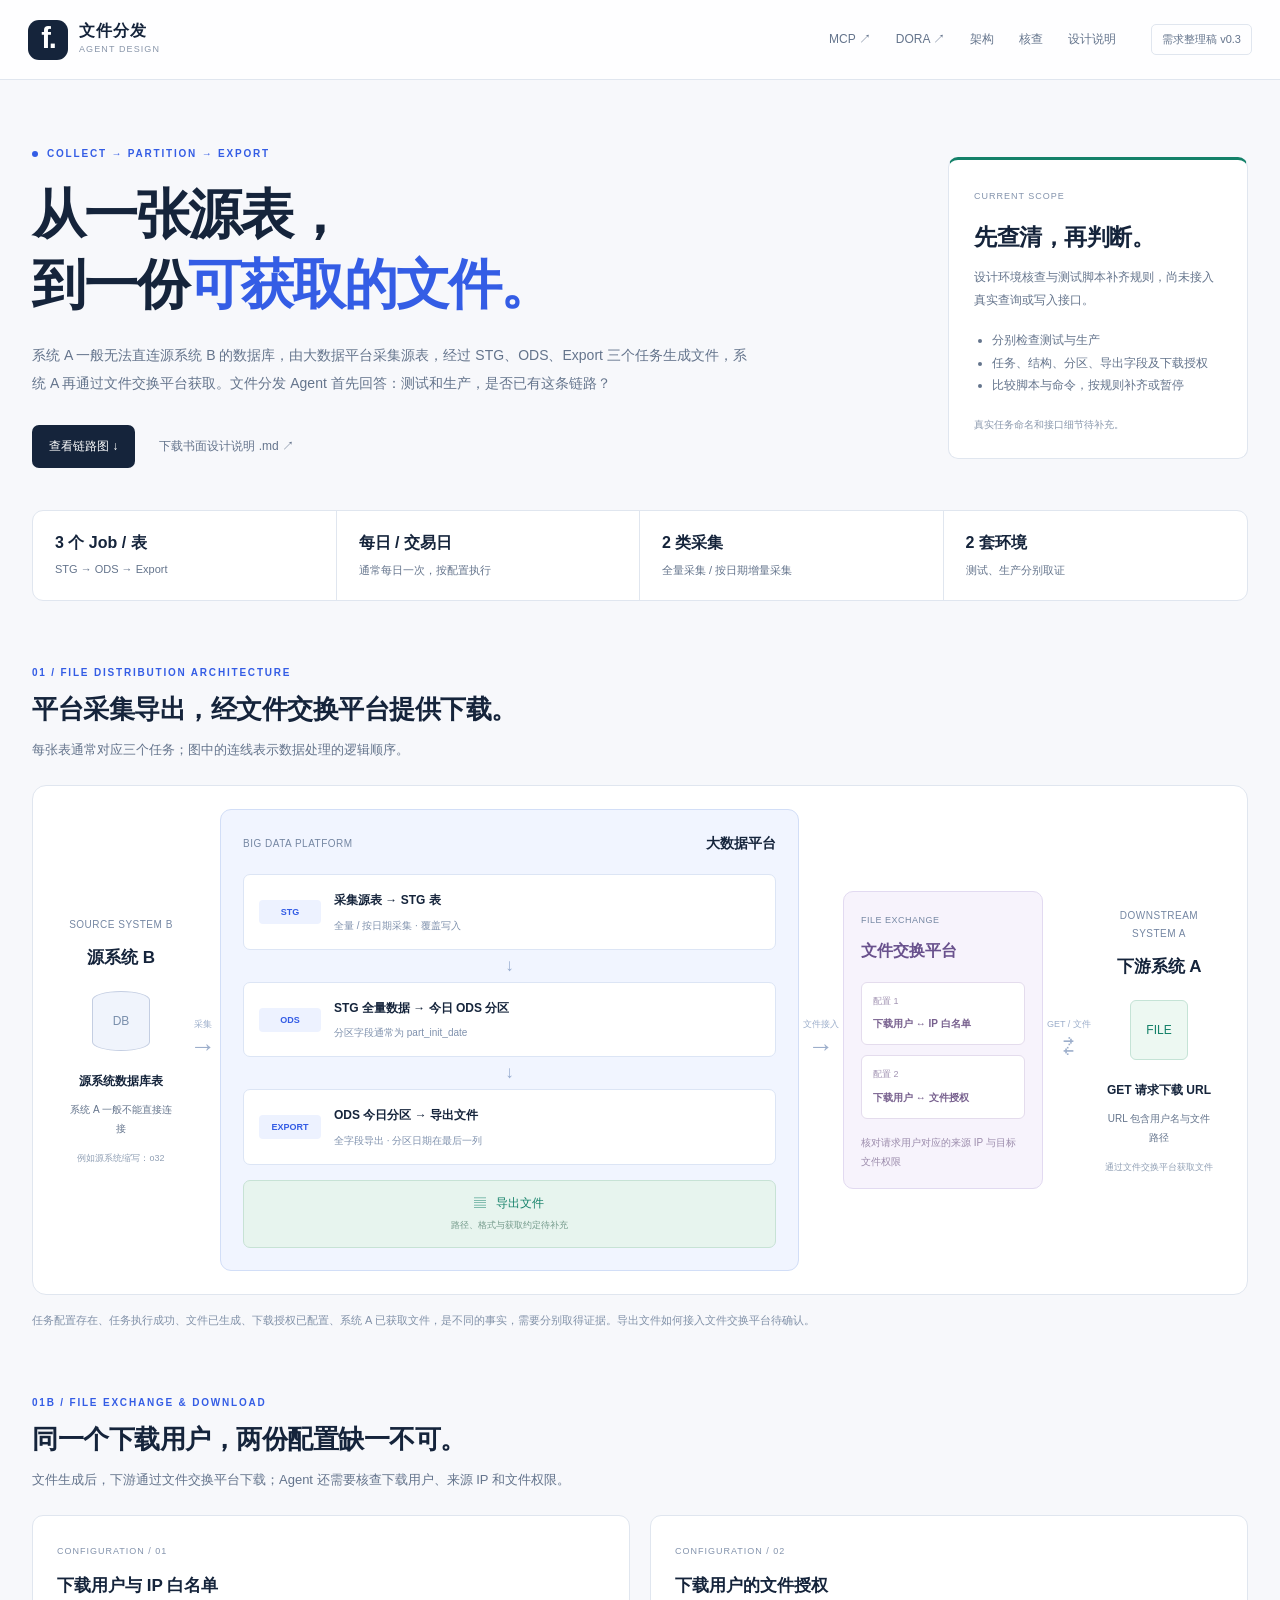
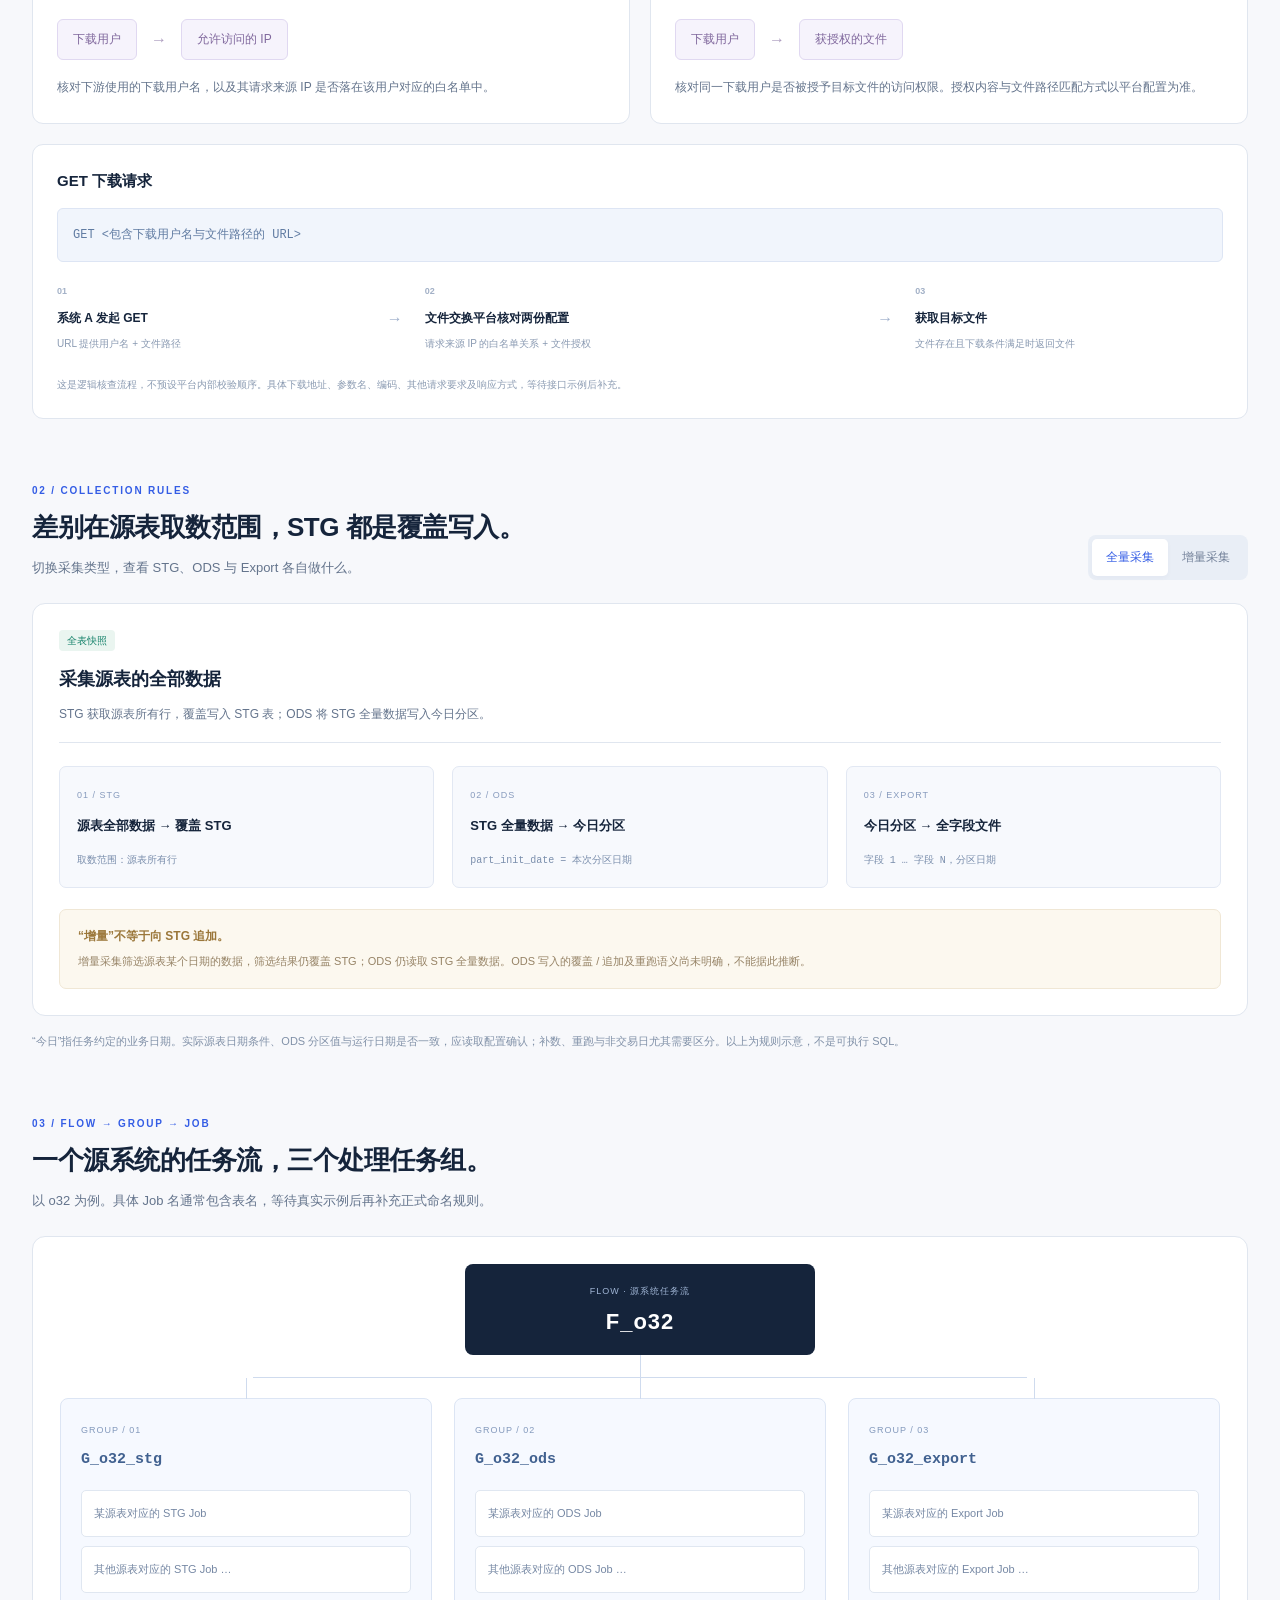
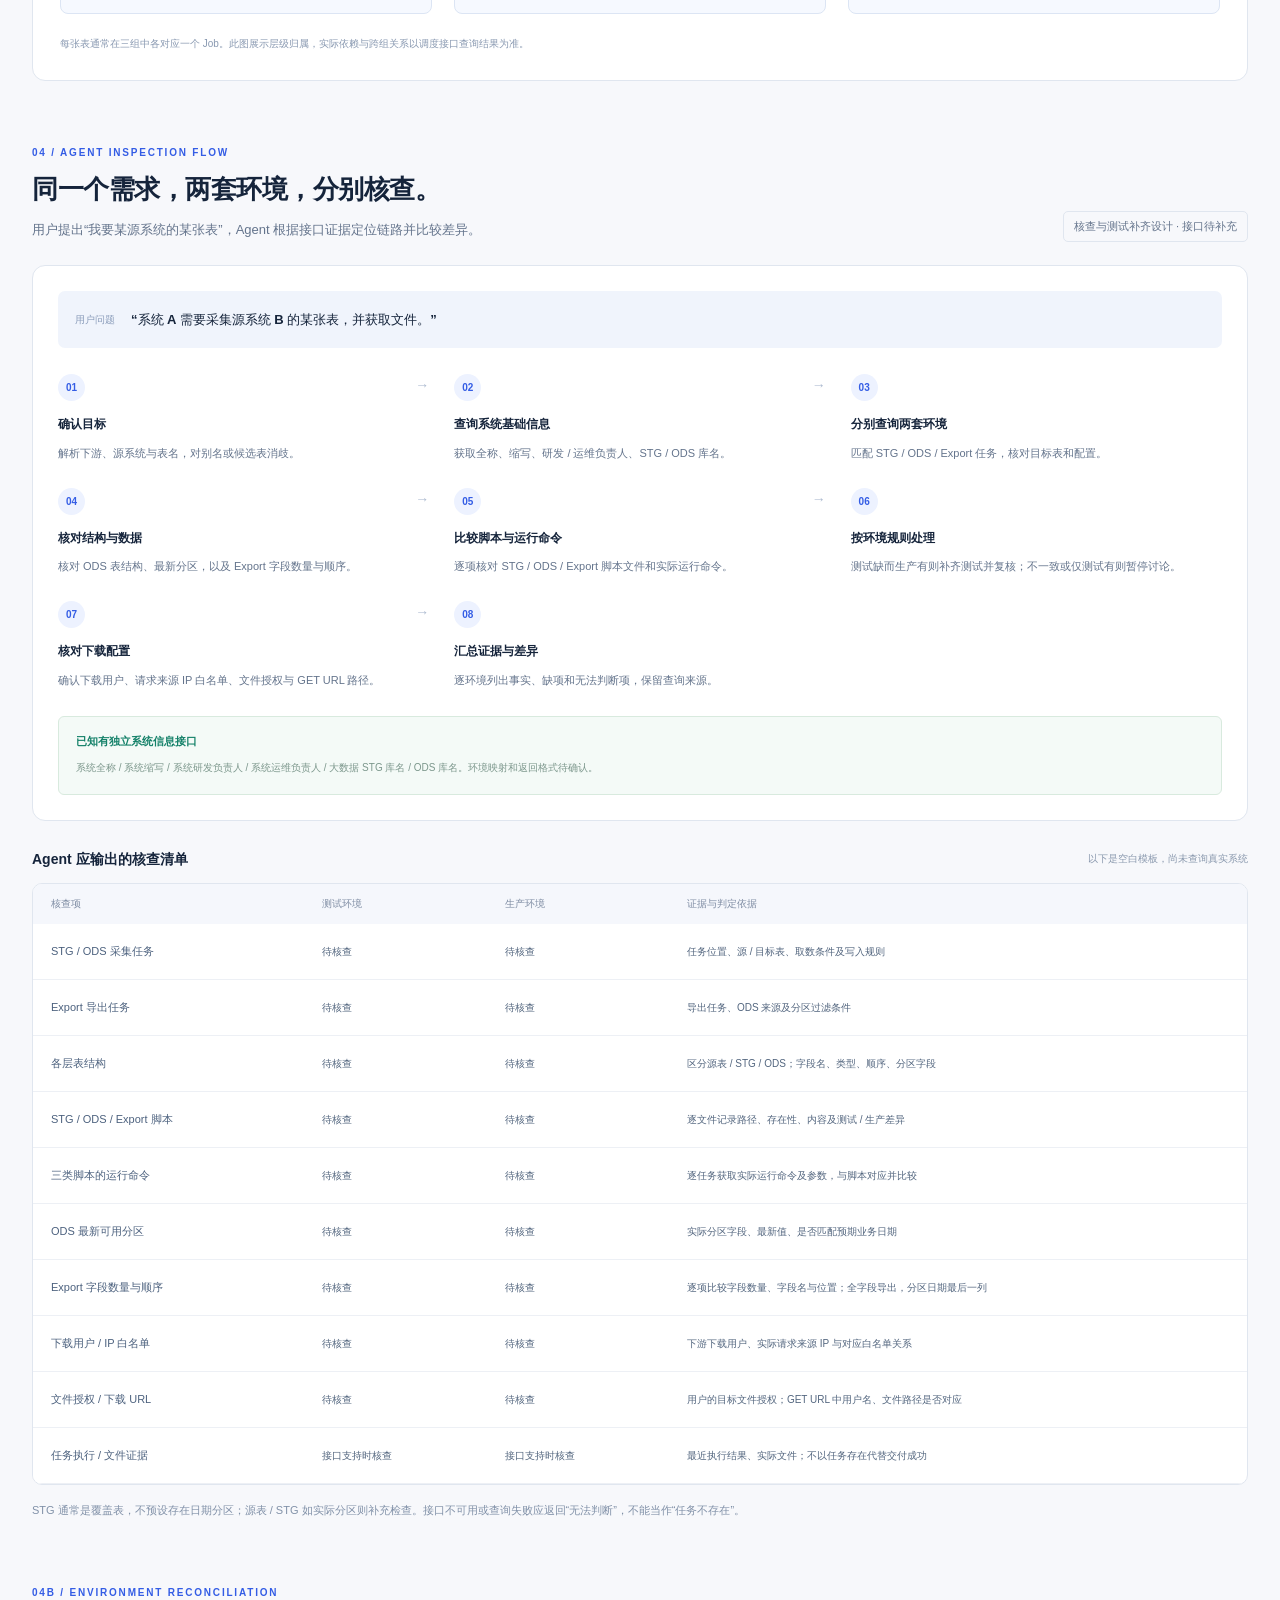
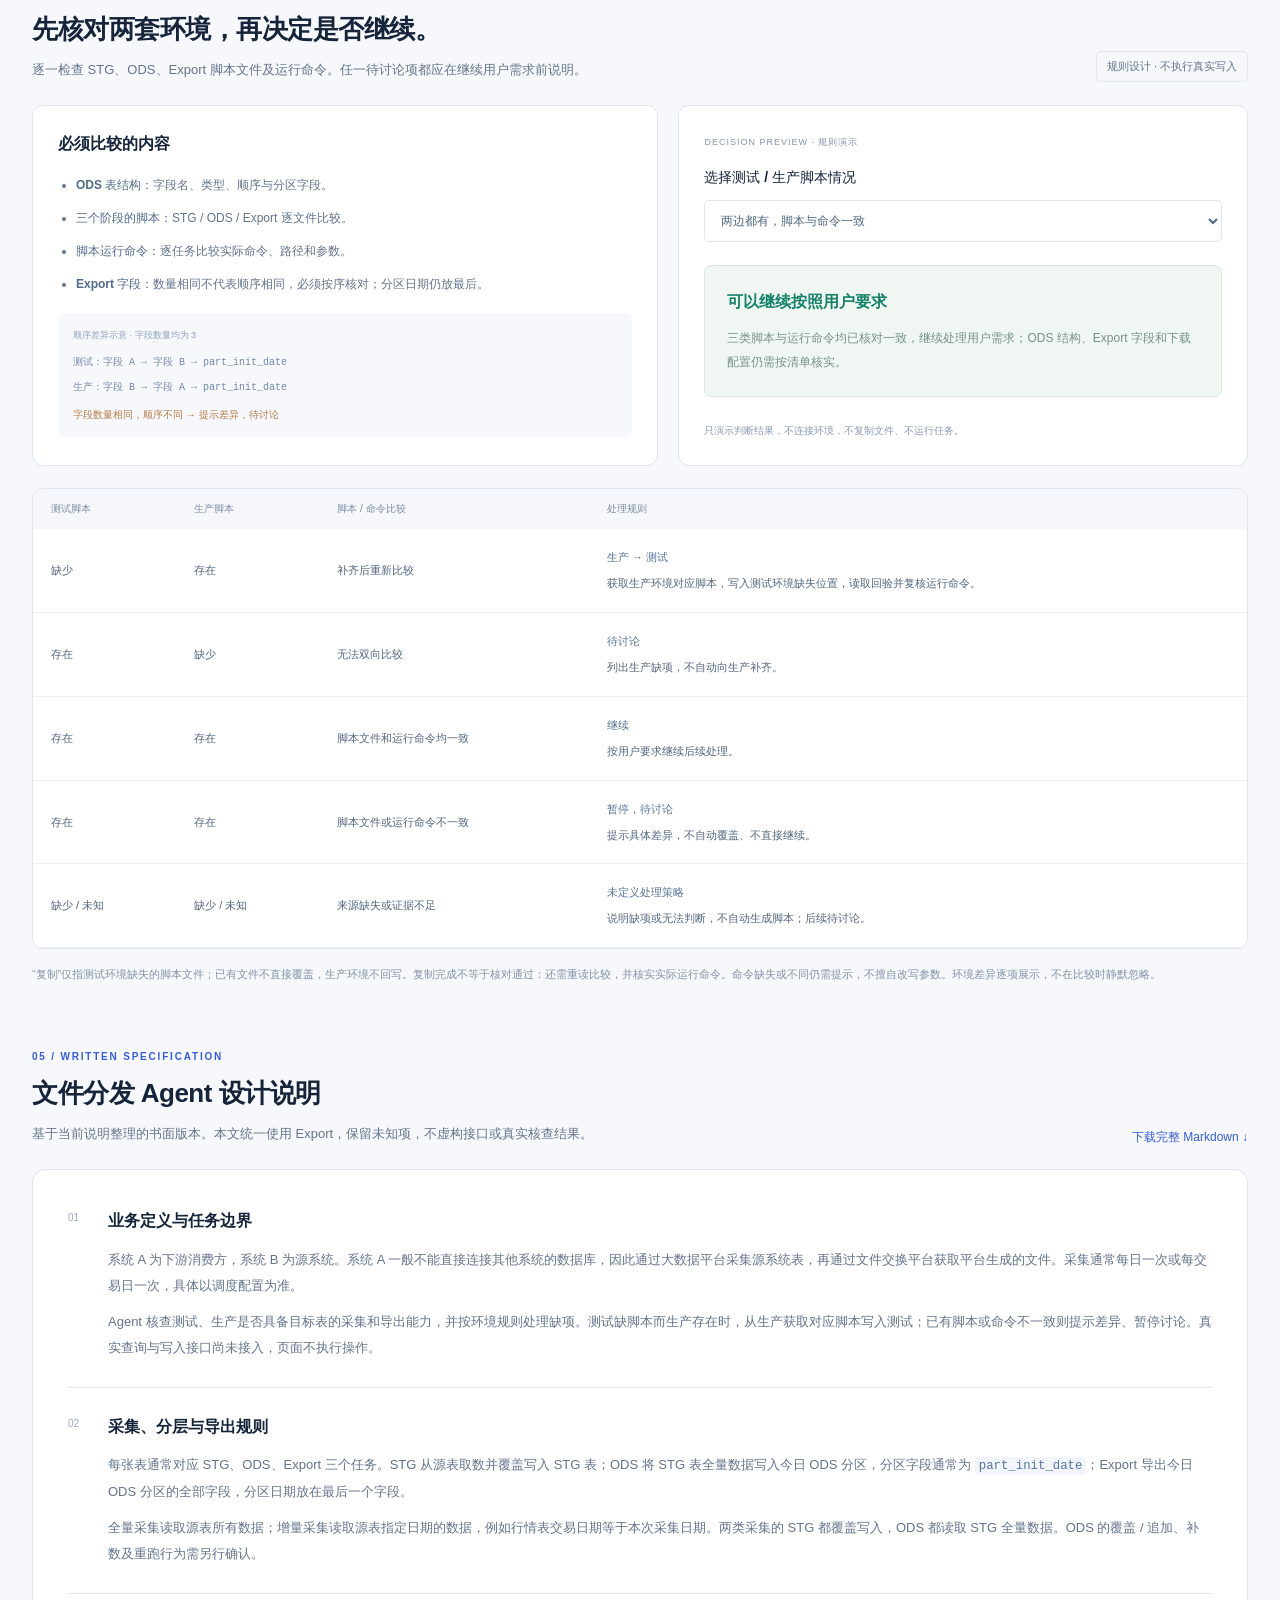
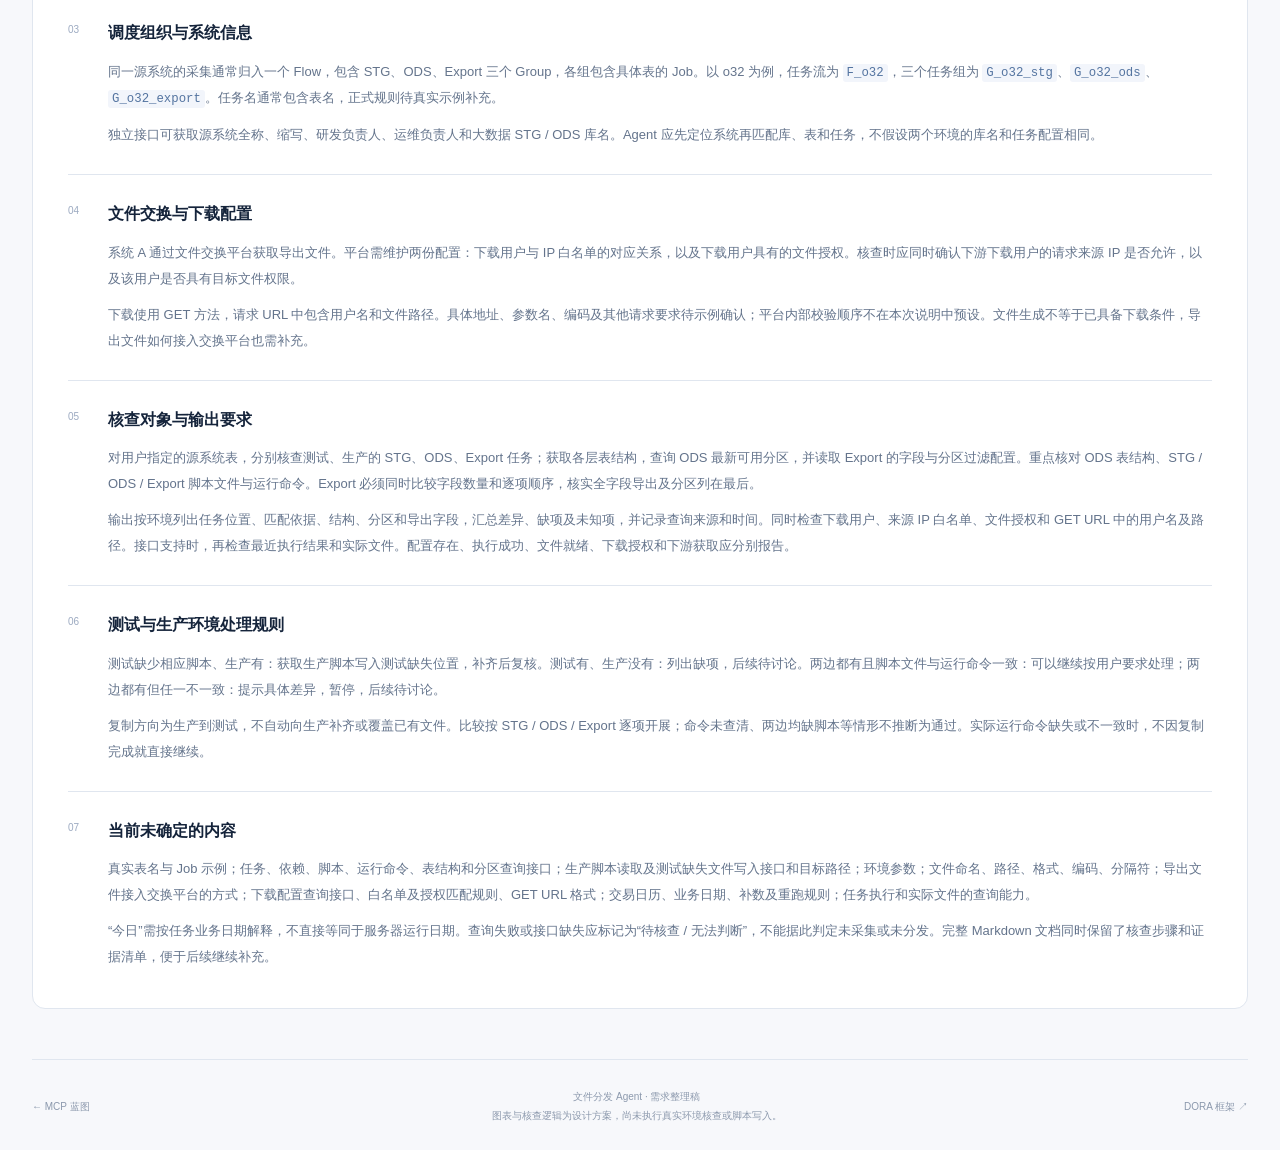
<file: file-distribution.html>
<!doctype html>
<html lang="zh-CN">
<head>
<meta charset="UTF-8"><meta name="viewport" content="width=device-width, initial-scale=1">
<meta name="description" content="文件分发 Agent 设计：源系统采集、STG / ODS / Export 任务、全量与增量规则、测试与生产核查及书面设计说明。">
<title>文件分发 Agent · 采集与交付设计</title>
<link rel="stylesheet" href="dora.css"><link rel="stylesheet" href="file-distribution.css">
<script src="file-distribution.js" defer></script>
</head>
<body>
<a class="skip" href="#main">跳转到主要内容</a>
<header class="site-header"><a class="brand" href="file-distribution.html"><span class="logo" aria-hidden="true">f.</span><span>文件分发 <small>AGENT DESIGN</small></span></a><nav aria-label="页面导航"><a href="index.html">MCP ↗</a><a href="dora.html">DORA ↗</a><a href="#architecture">架构</a><a href="#inspection">核查</a><a href="#document">设计说明</a></nav><span class="planning-badge">需求整理稿 v0.3</span></header>
<main id="main">
<section class="hero file-hero"><div><div class="eyebrow"><span class="dot"></span> COLLECT → PARTITION → EXPORT</div><h1>从一张源表，<br>到一份<span>可获取的文件。</span></h1><p class="hero-copy">系统 A 一般无法直连源系统 B 的数据库，由大数据平台采集源表，经过 STG、ODS、Export 三个任务生成文件，系统 A 再通过文件交换平台获取。文件分发 Agent 首先回答：测试和生产，是否已有这条链路？</p><div class="hero-actions"><a class="primary-link" href="#architecture">查看链路图 ↓</a><a class="quiet-link" href="file-distribution-design.md" download>下载书面设计说明 .md ↗</a></div></div><aside class="scope-note"><span class="concept-no">CURRENT SCOPE</span><h2>先查清，再判断。</h2><p>设计环境核查与测试脚本补齐规则，尚未接入真实查询或写入接口。</p><ul><li>分别检查测试与生产</li><li>任务、结构、分区、导出字段及下载授权</li><li>比较脚本与命令，按规则补齐或暂停</li></ul><small>真实任务命名和接口细节待补充。</small></aside></section>
<div class="facts"><div><strong>3 个 Job / 表</strong><span>STG → ODS → Export</span></div><div><strong>每日 / 交易日</strong><span>通常每日一次，按配置执行</span></div><div><strong>2 类采集</strong><span>全量采集 / 按日期增量采集</span></div><div><strong>2 套环境</strong><span>测试、生产分别取证</span></div></div>

<section id="architecture" class="page-section"><div class="section-heading"><div><div class="eyebrow">01 / FILE DISTRIBUTION ARCHITECTURE</div><h2>平台采集导出，经文件交换平台提供下载。</h2><p>每张表通常对应三个任务；图中的连线表示数据处理的逻辑顺序。</p></div></div>
<div class="file-architecture"><aside class="system-source"><span class="diagram-label">SOURCE SYSTEM B</span><h3>源系统 B</h3><div class="database-symbol" aria-hidden="true">DB</div><strong>源系统数据库表</strong><p>系统 A 一般不能直接连接</p><small>例如源系统缩写：o32</small></aside><div class="data-arrow"><span>采集</span><b aria-hidden="true">→</b></div><div class="platform"><div class="platform-title"><span class="diagram-label">BIG DATA PLATFORM</span><h3>大数据平台</h3></div><div class="pipeline-step"><b class="task-tag">STG</b><div><strong>采集源表 → STG 表</strong><small>全量 / 按日期采集 · 覆盖写入</small></div></div><div class="pipeline-arrow" aria-hidden="true">↓</div><div class="pipeline-step"><b class="task-tag">ODS</b><div><strong>STG 全量数据 → 今日 ODS 分区</strong><small>分区字段通常为 part_init_date</small></div></div><div class="pipeline-arrow" aria-hidden="true">↓</div><div class="pipeline-step"><b class="task-tag">EXPORT</b><div><strong>ODS 今日分区 → 导出文件</strong><small>全字段导出 · 分区日期在最后一列</small></div></div><div class="file-result">▤ &nbsp; 导出文件 <small>路径、格式与获取约定待补充</small></div></div><div class="data-arrow"><span>文件接入</span><b aria-hidden="true">→</b></div><aside class="exchange-platform"><span class="diagram-label">FILE EXCHANGE</span><h3>文件交换平台</h3><div class="exchange-rule"><small>配置 1</small><strong>下载用户 ↔ IP 白名单</strong></div><div class="exchange-rule"><small>配置 2</small><strong>下载用户 ↔ 文件授权</strong></div><p>核对请求用户对应的来源 IP 与目标文件权限</p></aside><div class="data-arrow"><span>GET / 文件</span><b aria-hidden="true">⇄</b></div><aside class="system-target"><span class="diagram-label">DOWNSTREAM SYSTEM A</span><h3>下游系统 A</h3><div class="database-symbol file-symbol" aria-hidden="true">FILE</div><strong>GET 请求下载 URL</strong><p>URL 包含用户名与文件路径</p><small>通过文件交换平台获取文件</small></aside></div>
<p class="diagram-footnote">任务配置存在、任务执行成功、文件已生成、下载授权已配置、系统 A 已获取文件，是不同的事实，需要分别取得证据。导出文件如何接入文件交换平台待确认。</p></section>

<section id="exchange" class="page-section"><div class="section-heading"><div><div class="eyebrow">01B / FILE EXCHANGE & DOWNLOAD</div><h2>同一个下载用户，两份配置缺一不可。</h2><p>文件生成后，下游通过文件交换平台下载；Agent 还需要核查下载用户、来源 IP 和文件权限。</p></div></div><div class="exchange-configs"><article><span class="concept-no">CONFIGURATION / 01</span><h3>下载用户与 IP 白名单</h3><div class="config-mapping"><span>下载用户</span><b>→</b><span>允许访问的 IP</span></div><p>核对下游使用的下载用户名，以及其请求来源 IP 是否落在该用户对应的白名单中。</p></article><article><span class="concept-no">CONFIGURATION / 02</span><h3>下载用户的文件授权</h3><div class="config-mapping"><span>下载用户</span><b>→</b><span>获授权的文件</span></div><p>核对同一下载用户是否被授予目标文件的访问权限。授权内容与文件路径匹配方式以平台配置为准。</p></article></div><div class="download-flow"><h3>GET 下载请求</h3><code>GET &lt;包含下载用户名与文件路径的 URL&gt;</code><div class="download-steps"><div><b>01</b><strong>系统 A 发起 GET</strong><small>URL 提供用户名 + 文件路径</small></div><span aria-hidden="true">→</span><div><b>02</b><strong>文件交换平台核对两份配置</strong><small>请求来源 IP 的白名单关系 + 文件授权</small></div><span aria-hidden="true">→</span><div><b>03</b><strong>获取目标文件</strong><small>文件存在且下载条件满足时返回文件</small></div></div><p>这是逻辑核查流程，不预设平台内部校验顺序。具体下载地址、参数名、编码、其他请求要求及响应方式，等待接口示例后补充。</p></div></section>

<section id="collection" class="page-section"><div class="section-heading"><div><div class="eyebrow">02 / COLLECTION RULES</div><h2>差别在源表取数范围，STG 都是覆盖写入。</h2><p>切换采集类型，查看 STG、ODS 与 Export 各自做什么。</p></div><div class="segmented" role="tablist" aria-label="采集类型"><button id="full-tab" role="tab" aria-selected="true" aria-controls="collection-panel" data-mode="full" tabindex="0">全量采集</button><button id="incremental-tab" role="tab" aria-selected="false" aria-controls="collection-panel" data-mode="incremental" tabindex="-1">增量采集</button></div></div>
<div id="collection-panel" class="collection-panel" role="tabpanel" aria-labelledby="full-tab" tabindex="0"><div class="collection-summary"><span id="collection-badge">全表快照</span><h3 id="collection-title">采集源表的全部数据</h3><p id="collection-description">STG 获取源表所有行，覆盖写入 STG 表；ODS 将 STG 全量数据写入今日分区。</p></div><div class="rule-stages"><article><span>01 / STG</span><h3 id="stg-rule">源表全部数据 → 覆盖 STG</h3><code id="source-condition">取数范围：源表所有行</code></article><article><span>02 / ODS</span><h3>STG 全量数据 → 今日分区</h3><code>part_init_date = 本次分区日期</code></article><article><span>03 / EXPORT</span><h3>今日分区 → 全字段文件</h3><code>字段 1 … 字段 N，分区日期</code></article></div><div class="rule-warning"><strong>“增量”不等于向 STG 追加。</strong><p>增量采集筛选源表某个日期的数据，筛选结果仍覆盖 STG；ODS 仍读取 STG 全量数据。ODS 写入的覆盖 / 追加及重跑语义尚未明确，不能据此推断。</p></div></div><p class="diagram-footnote">“今日”指任务约定的业务日期。实际源表日期条件、ODS 分区值与运行日期是否一致，应读取配置确认；补数、重跑与非交易日尤其需要区分。以上为规则示意，不是可执行 SQL。</p></section>

<section class="page-section" id="scheduling"><div class="section-heading"><div><div class="eyebrow">03 / FLOW → GROUP → JOB</div><h2>一个源系统的任务流，三个处理任务组。</h2><p>以 o32 为例。具体 Job 名通常包含表名，等待真实示例后再补充正式命名规则。</p></div></div><div class="flow-tree"><div class="flow-root"><small>FLOW · 源系统任务流</small><strong>F_o32</strong></div><div class="flow-branches"><article><span>GROUP / 01</span><h3>G_o32_stg</h3><div class="job-placeholder">某源表对应的 STG Job</div><div class="job-placeholder">其他源表对应的 STG Job …</div></article><article><span>GROUP / 02</span><h3>G_o32_ods</h3><div class="job-placeholder">某源表对应的 ODS Job</div><div class="job-placeholder">其他源表对应的 ODS Job …</div></article><article><span>GROUP / 03</span><h3>G_o32_export</h3><div class="job-placeholder">某源表对应的 Export Job</div><div class="job-placeholder">其他源表对应的 Export Job …</div></article></div><p>每张表通常在三组中各对应一个 Job。此图展示层级归属，实际依赖与跨组关系以调度接口查询结果为准。</p></div></section>

<section id="inspection" class="page-section"><div class="section-heading"><div><div class="eyebrow">04 / AGENT INSPECTION FLOW</div><h2>同一个需求，两套环境，分别核查。</h2><p>用户提出“我要某源系统的某张表”，Agent 根据接口证据定位链路并比较差异。</p></div><span class="outline-pill">核查与测试补齐设计 · 接口待补充</span></div>
<div class="inspection-flow"><div class="request-box"><span>用户问题</span><strong>“系统 A 需要采集源系统 B 的某张表，并获取文件。”</strong></div><div class="inspection-steps"><article><b>01</b><h3>确认目标</h3><p>解析下游、源系统与表名，对别名或候选表消歧。</p></article><article><b>02</b><h3>查询系统基础信息</h3><p>获取全称、缩写、研发 / 运维负责人、STG / ODS 库名。</p></article><article><b>03</b><h3>分别查询两套环境</h3><p>匹配 STG / ODS / Export 任务，核对目标表和配置。</p></article><article><b>04</b><h3>核对结构与数据</h3><p>核对 ODS 表结构、最新分区，以及 Export 字段数量与顺序。</p></article><article><b>05</b><h3>比较脚本与运行命令</h3><p>逐项核对 STG / ODS / Export 脚本文件和实际运行命令。</p></article><article><b>06</b><h3>按环境规则处理</h3><p>测试缺而生产有则补齐测试并复核；不一致或仅测试有则暂停讨论。</p></article><article><b>07</b><h3>核对下载配置</h3><p>确认下载用户、请求来源 IP 白名单、文件授权与 GET URL 路径。</p></article><article><b>08</b><h3>汇总证据与差异</h3><p>逐环境列出事实、缺项和无法判断项，保留查询来源。</p></article></div><div class="metadata-note"><strong>已知有独立系统信息接口</strong><span>系统全称 / 系统缩写 / 系统研发负责人 / 系统运维负责人 / 大数据 STG 库名 / ODS 库名。环境映射和返回格式待确认。</span></div></div>
<div class="matrix-heading"><h3>Agent 应输出的核查清单</h3><span>以下是空白模板，尚未查询真实系统</span></div><div class="inspection-table table-scroll" role="region" aria-label="测试和生产核查模板，可横向滚动" tabindex="0"><table><caption class="sr-only">测试与生产环境分别核查的证据模板</caption><thead><tr><th scope="col">核查项</th><th scope="col">测试环境</th><th scope="col">生产环境</th><th scope="col">证据与判定依据</th></tr></thead><tbody><tr><th scope="row">STG / ODS 采集任务</th><td>待核查</td><td>待核查</td><td>任务位置、源 / 目标表、取数条件及写入规则</td></tr><tr><th scope="row">Export 导出任务</th><td>待核查</td><td>待核查</td><td>导出任务、ODS 来源及分区过滤条件</td></tr><tr><th scope="row">各层表结构</th><td>待核查</td><td>待核查</td><td>区分源表 / STG / ODS；字段名、类型、顺序、分区字段</td></tr><tr><th scope="row">STG / ODS / Export 脚本</th><td>待核查</td><td>待核查</td><td>逐文件记录路径、存在性、内容及测试 / 生产差异</td></tr><tr><th scope="row">三类脚本的运行命令</th><td>待核查</td><td>待核查</td><td>逐任务获取实际运行命令及参数，与脚本对应并比较</td></tr><tr><th scope="row">ODS 最新可用分区</th><td>待核查</td><td>待核查</td><td>实际分区字段、最新值、是否匹配预期业务日期</td></tr><tr><th scope="row">Export 字段数量与顺序</th><td>待核查</td><td>待核查</td><td>逐项比较字段数量、字段名与位置；全字段导出，分区日期最后一列</td></tr><tr><th scope="row">下载用户 / IP 白名单</th><td>待核查</td><td>待核查</td><td>下游下载用户、实际请求来源 IP 与对应白名单关系</td></tr><tr><th scope="row">文件授权 / 下载 URL</th><td>待核查</td><td>待核查</td><td>用户的目标文件授权；GET URL 中用户名、文件路径是否对应</td></tr><tr><th scope="row">任务执行 / 文件证据</th><td>接口支持时核查</td><td>接口支持时核查</td><td>最近执行结果、实际文件；不以任务存在代替交付成功</td></tr></tbody></table></div><p class="diagram-footnote">STG 通常是覆盖表，不预设存在日期分区；源表 / STG 如实际分区则补充检查。接口不可用或查询失败应返回“无法判断”，不能当作“任务不存在”。</p></section>

<section id="reconciliation" class="page-section"><div class="section-heading"><div><div class="eyebrow">04B / ENVIRONMENT RECONCILIATION</div><h2>先核对两套环境，再决定是否继续。</h2><p>逐一检查 STG、ODS、Export 脚本文件及运行命令。任一待讨论项都应在继续用户需求前说明。</p></div><span class="outline-pill">规则设计 · 不执行真实写入</span></div>
<div class="reconciliation-grid"><article class="comparison-scope"><h3>必须比较的内容</h3><ul><li><strong>ODS 表结构：</strong>字段名、类型、顺序与分区字段。</li><li><strong>三个阶段的脚本：</strong>STG / ODS / Export 逐文件比较。</li><li><strong>脚本运行命令：</strong>逐任务比较实际命令、路径和参数。</li><li><strong>Export 字段：</strong>数量相同不代表顺序相同，必须按序核对；分区日期仍放最后。</li></ul><div class="ordered-fields"><small>顺序差异示意 · 字段数量均为 3</small><code>测试：字段 A → 字段 B → part_init_date</code><code>生产：字段 B → 字段 A → part_init_date</code><span>字段数量相同，顺序不同 → 提示差异，待讨论</span></div></article>
<article class="decision-demo"><span class="concept-no">DECISION PREVIEW · 规则演示</span><label for="environment-case">选择测试 / 生产脚本情况</label><select id="environment-case"><option value="match">两边都有，脚本与命令一致</option><option value="copy">测试缺脚本，生产有</option><option value="test-only">测试有脚本，生产没有</option><option value="different">两边都有，脚本或命令不一致</option><option value="missing">两边都缺脚本</option><option value="unknown">脚本或运行命令尚未查清</option></select><div class="decision-result" aria-live="polite"><strong id="decision-title">可以继续按照用户要求</strong><p id="decision-description">三类脚本与运行命令均已核对一致，继续处理用户需求；ODS 结构、Export 字段和下载配置仍需按清单核实。</p></div><small>只演示判断结果，不连接环境，不复制文件、不运行任务。</small></article></div>
<div class="reconciliation-table table-scroll" role="region" aria-label="环境脚本处理规则，可横向滚动" tabindex="0"><table><caption class="sr-only">测试与生产脚本存在性和一致性处理规则</caption><thead><tr><th scope="col">测试脚本</th><th scope="col">生产脚本</th><th scope="col">脚本 / 命令比较</th><th scope="col">处理规则</th></tr></thead><tbody><tr><td>缺少</td><td>存在</td><td>补齐后重新比较</td><td><strong>生产 → 测试</strong>获取生产环境对应脚本，写入测试环境缺失位置，读取回验并复核运行命令。</td></tr><tr><td>存在</td><td>缺少</td><td>无法双向比较</td><td><strong>待讨论</strong>列出生产缺项，不自动向生产补齐。</td></tr><tr><td>存在</td><td>存在</td><td>脚本文件和运行命令均一致</td><td><strong>继续</strong>按用户要求继续后续处理。</td></tr><tr><td>存在</td><td>存在</td><td>脚本文件或运行命令不一致</td><td><strong>暂停，待讨论</strong>提示具体差异，不自动覆盖、不直接继续。</td></tr><tr><td>缺少 / 未知</td><td>缺少 / 未知</td><td>来源缺失或证据不足</td><td><strong>未定义处理策略</strong>说明缺项或无法判断，不自动生成脚本；后续待讨论。</td></tr></tbody></table></div>
<p class="diagram-footnote">“复制”仅指测试环境缺失的脚本文件；已有文件不直接覆盖，生产环境不回写。复制完成不等于核对通过：还需重读比较，并核实实际运行命令。命令缺失或不同仍需提示，不擅自改写参数。环境差异逐项展示，不在比较时静默忽略。</p></section>

<section id="document" class="page-section written-section"><div class="section-heading"><div><div class="eyebrow">05 / WRITTEN SPECIFICATION</div><h2>文件分发 Agent 设计说明</h2><p>基于当前说明整理的书面版本。本文统一使用 Export，保留未知项，不虚构接口或真实核查结果。</p></div><a class="document-download" href="file-distribution-design.md" download>下载完整 Markdown ↓</a></div>
<div class="written-document">
<article><span class="doc-number">01</span><h3>业务定义与任务边界</h3><p>系统 A 为下游消费方，系统 B 为源系统。系统 A 一般不能直接连接其他系统的数据库，因此通过大数据平台采集源系统表，再通过文件交换平台获取平台生成的文件。采集通常每日一次或每交易日一次，具体以调度配置为准。</p><p>Agent 核查测试、生产是否具备目标表的采集和导出能力，并按环境规则处理缺项。测试缺脚本而生产存在时，从生产获取对应脚本写入测试；已有脚本或命令不一致则提示差异、暂停讨论。真实查询与写入接口尚未接入，页面不执行操作。</p></article>
<article><span class="doc-number">02</span><h3>采集、分层与导出规则</h3><p>每张表通常对应 STG、ODS、Export 三个任务。STG 从源表取数并覆盖写入 STG 表；ODS 将 STG 表全量数据写入今日 ODS 分区，分区字段通常为 <code>part_init_date</code>；Export 导出今日 ODS 分区的全部字段，分区日期放在最后一个字段。</p><p>全量采集读取源表所有数据；增量采集读取源表指定日期的数据，例如行情表交易日期等于本次采集日期。两类采集的 STG 都覆盖写入，ODS 都读取 STG 全量数据。ODS 的覆盖 / 追加、补数及重跑行为需另行确认。</p></article>
<article><span class="doc-number">03</span><h3>调度组织与系统信息</h3><p>同一源系统的采集通常归入一个 Flow，包含 STG、ODS、Export 三个 Group，各组包含具体表的 Job。以 o32 为例，任务流为 <code>F_o32</code>，三个任务组为 <code>G_o32_stg</code>、<code>G_o32_ods</code>、<code>G_o32_export</code>。任务名通常包含表名，正式规则待真实示例补充。</p><p>独立接口可获取源系统全称、缩写、研发负责人、运维负责人和大数据 STG / ODS 库名。Agent 应先定位系统再匹配库、表和任务，不假设两个环境的库名和任务配置相同。</p></article>
<article><span class="doc-number">04</span><h3>文件交换与下载配置</h3><p>系统 A 通过文件交换平台获取导出文件。平台需维护两份配置：下载用户与 IP 白名单的对应关系，以及下载用户具有的文件授权。核查时应同时确认下游下载用户的请求来源 IP 是否允许，以及该用户是否具有目标文件权限。</p><p>下载使用 GET 方法，请求 URL 中包含用户名和文件路径。具体地址、参数名、编码及其他请求要求待示例确认；平台内部校验顺序不在本次说明中预设。文件生成不等于已具备下载条件，导出文件如何接入交换平台也需补充。</p></article>
<article><span class="doc-number">05</span><h3>核查对象与输出要求</h3><p>对用户指定的源系统表，分别核查测试、生产的 STG、ODS、Export 任务；获取各层表结构，查询 ODS 最新可用分区，并读取 Export 的字段与分区过滤配置。重点核对 ODS 表结构、STG / ODS / Export 脚本文件与运行命令。Export 必须同时比较字段数量和逐项顺序，核实全字段导出及分区列在最后。</p><p>输出按环境列出任务位置、匹配依据、结构、分区和导出字段，汇总差异、缺项及未知项，并记录查询来源和时间。同时检查下载用户、来源 IP 白名单、文件授权和 GET URL 中的用户名及路径。接口支持时，再检查最近执行结果和实际文件。配置存在、执行成功、文件就绪、下载授权和下游获取应分别报告。</p></article>
<article><span class="doc-number">06</span><h3>测试与生产环境处理规则</h3><p>测试缺少相应脚本、生产有：获取生产脚本写入测试缺失位置，补齐后复核。测试有、生产没有：列出缺项，后续待讨论。两边都有且脚本文件与运行命令一致：可以继续按用户要求处理；两边都有但任一不一致：提示具体差异，暂停，后续待讨论。</p><p>复制方向为生产到测试，不自动向生产补齐或覆盖已有文件。比较按 STG / ODS / Export 逐项开展；命令未查清、两边均缺脚本等情形不推断为通过。实际运行命令缺失或不一致时，不因复制完成就直接继续。</p></article>
<article><span class="doc-number">07</span><h3>当前未确定的内容</h3><p>真实表名与 Job 示例；任务、依赖、脚本、运行命令、表结构和分区查询接口；生产脚本读取及测试缺失文件写入接口和目标路径；环境参数；文件命名、路径、格式、编码、分隔符；导出文件接入交换平台的方式；下载配置查询接口、白名单及授权匹配规则、GET URL 格式；交易日历、业务日期、补数及重跑规则；任务执行和实际文件的查询能力。</p><p>“今日”需按任务业务日期解释，不直接等同于服务器运行日期。查询失败或接口缺失应标记为“待核查 / 无法判断”，不能据此判定未采集或未分发。完整 Markdown 文档同时保留了核查步骤和证据清单，便于后续继续补充。</p></article>
</div></section>
<footer><a href="index.html">← MCP 蓝图</a><p>文件分发 Agent · 需求整理稿<br>图表与核查逻辑为设计方案，尚未执行真实环境核查或脚本写入。</p><a href="dora.html">DORA 框架 ↗</a></footer>
</main></body></html>
</file>
<file: dora.css>
:root{--bg:#f7f8fb;--paper:#fff;--ink:#15243b;--muted:#64748c;--line:#e0e6ef;--blue:#345de5;--teal:#148169;--purple:#7461c9;--orange:#b86b25;--shadow:0 16px 55px #1c345a06}*{box-sizing:border-box}html{scroll-behavior:smooth;scroll-padding-top:95px}body{margin:0;background:var(--bg);font-family:Inter,"PingFang SC","Microsoft YaHei",sans-serif;color:var(--ink);-webkit-font-smoothing:antialiased}a{color:inherit;text-decoration:none}button,select{font:inherit}button{cursor:pointer}button,a,select{touch-action:manipulation}a:focus-visible,button:focus-visible,select:focus-visible,[tabindex]:focus-visible{outline:3px solid #6884ec;outline-offset:4px}p{line-height:1.85}h1,h2,h3,p{margin-top:0}h2{font-size:26px;letter-spacing:-.5px;line-height:1.5}h3{font-size:15px;line-height:1.6}small{line-height:1.7}.site-header{min-height:80px;background:#ffffffed;border-bottom:1px solid var(--line);padding:16px max(28px,calc((100vw - 1256px)/2));display:flex;align-items:center;gap:35px}.brand{display:flex;align-items:center;gap:11px;font-weight:800;letter-spacing:1px}.logo{background:var(--ink);color:#fff;border-radius:11px;width:40px;height:40px;text-align:center;font-size:29px;line-height:37px;letter-spacing:-2px}.brand small{display:block;color:#8996aa;font-size:9px;letter-spacing:1.1px;font-weight:500}.site-header nav{display:flex;gap:25px;margin-left:auto;font-size:12px;color:var(--muted)}.site-header nav a:hover{color:var(--blue)}.planning-badge,.outline-pill{border:1px solid var(--line);color:var(--muted);padding:7px 10px;font-size:11px;border-radius:5px;white-space:nowrap}.skip{position:fixed;top:-100px;left:20px;background:white;padding:14px;z-index:10}.skip:focus{top:10px}main{max-width:1320px;padding:0 32px;margin:auto}.hero{padding:68px 0 42px;display:grid;grid-template-columns:1fr 310px;gap:65px;align-items:center}.eyebrow{font-size:10px;letter-spacing:1.8px;color:var(--blue);font-weight:700;display:flex;align-items:center;gap:9px}.dot{height:6px;width:6px;border-radius:50%;background:var(--blue)}h1{font-size:clamp(35px,4.2vw,56px);line-height:1.3;letter-spacing:-2px;margin:21px 0}h1 span{color:var(--blue)}.hero-copy{font-size:14px;color:var(--muted);max-width:720px;line-height:2}.hero-actions{display:flex;align-items:center;gap:24px;margin-top:28px;font-size:12px}.primary-link{padding:13px 17px;background:var(--ink);color:white;border-radius:7px;display:flex;gap:30px;align-items:center}.quiet-link{color:var(--muted)}.hero-clock{padding:26px;background:#fff;border:1px solid var(--line);border-radius:15px;box-shadow:var(--shadow);transform:rotate(1deg)}.clock-top{display:flex;align-items:center;justify-content:space-between;margin-bottom:22px;font-size:11px;color:var(--muted)}.tiny-pill{background:#edf3ff;color:var(--blue);font-size:10px;border-radius:4px;padding:5px 8px}.clock-line{display:flex;align-items:center;justify-content:space-between;padding:13px 0;border-bottom:1px solid #edf0f5}.clock-line b{font-size:28px;letter-spacing:-1px;font-variant-numeric:tabular-nums}.clock-line span{font-size:12px;color:var(--muted)}.clock-line.accent b{color:var(--blue)}.hero-clock p{font-size:11px;margin:21px 0 0;color:var(--ink)}.hero-clock p small{font-size:10px;color:#8995a9}.concepts{display:grid;grid-template-columns:repeat(4,minmax(0,1fr));border:1px solid var(--line);background:#fff;border-radius:12px;overflow:hidden}.concepts article{padding:23px;border-right:1px solid var(--line)}.concepts article:last-child{border:0}.concept-no{font-size:9px;color:#8393ac;letter-spacing:1px}.concepts h2{font-size:15px;letter-spacing:0;margin:13px 0 8px}.concepts p{font-size:12px;color:var(--muted);margin-bottom:0}.page-section{margin-top:66px}.section-heading{display:flex;justify-content:space-between;gap:24px;align-items:flex-end;margin-bottom:23px}.section-heading h2{margin:12px 0 9px}.section-heading p{font-size:13px;color:var(--muted);margin-bottom:0}.architecture-canvas{background:white;border:1px solid var(--line);border-radius:15px;padding:30px;box-shadow:var(--shadow)}.trigger-row{display:grid;grid-template-columns:1fr 1fr;gap:18px;max-width:850px;margin:auto}.trigger{padding:17px 21px;border:1px solid #dbe3f7;background:#f7f9ff;border-radius:8px}.trigger.batch{background:#f4faf7;border-color:#d4e9de}.diagram-label{font-size:10px;letter-spacing:.5px;color:#7587a3}.trigger strong,.trigger small{display:block}.trigger strong{font-size:14px;margin:8px 0 5px}.trigger small{color:var(--muted);font-size:11px}.down-arrow{color:#89a0c7;text-align:center;padding:14px 0;font-size:18px;display:flex;justify-content:center;align-items:center;gap:15px}.down-arrow span{font-size:10px;color:#8896aa}.engine-and-bi{display:grid;grid-template-columns:minmax(0,1fr) 50px 230px;align-items:center}.engine{background:#f1f5ff;border:1px solid #d3dff7;border-radius:11px;padding:22px}.diagram-heading{display:flex;align-items:center;gap:9px}.diagram-heading h3{font-size:14px;margin:0}.engine-dot{width:7px;height:7px;background:var(--blue);border-radius:50%}.agent-binding{display:grid;grid-template-columns:1fr 65px 1fr;align-items:center;margin:18px 0}.agent-binding>div{padding:13px;background:#fff;border:1px solid #dce5f7;border-radius:6px}.agent-binding strong,.agent-binding small{display:block}.agent-binding strong{font-size:13px;margin:5px 0}.agent-binding small{font-size:10px;color:var(--muted)}.binding-arrow{font-size:11px;color:#7387ae;text-align:center}.session-box{padding:17px;background:white;border:1px solid #dce5f7;border-radius:7px}.session-heading{display:flex;justify-content:space-between;gap:10px;align-items:center}.session-heading strong{font-size:13px}.session-heading span{font-size:9px;color:#8898b2}.execution-steps{list-style:none;display:grid;grid-template-columns:repeat(4,1fr);padding:0;margin:18px 0 0;gap:10px}.execution-steps li{font-size:10px;color:#617595;line-height:1.7}.execution-steps b{display:block;color:var(--blue);background:#edf2ff;width:23px;height:23px;line-height:23px;text-align:center;border-radius:50%;font-size:10px;margin-bottom:9px}.bi-link{text-align:center;color:#7994b9}.bi-link span{font-size:9px;display:block}.bi-link b{font-size:24px;font-weight:400}.bi-source{background:#f6f3fc;border:1px solid #e0d9f2;padding:21px 18px;border-radius:10px}.bi-source h3{margin:9px 0 3px;color:#625187}.bi-source p{font-size:11px;color:#9a8ead;margin:0 0 16px}.bi-source>div:not(.diagram-label){padding:11px 9px;background:white;border:1px solid #e6dff0;border-radius:5px;font-size:11px;margin:9px 0}.bi-source small{display:block;color:#9a8ead;margin-top:13px;font-size:10px}.output-row{display:grid;grid-template-columns:1fr 1fr;gap:18px}.text-output,.artifact-output{display:flex;align-items:center;gap:13px;padding:19px;border:1px solid var(--line);border-radius:8px}.artifact-output{border-color:#d0e9df;background:#f7fcfa}.output-icon{width:37px;height:37px;line-height:37px;text-align:center;color:#7286aa;background:#f0f4fb;border-radius:7px;font-size:13px;flex-shrink:0}.artifact-output .output-icon{color:var(--teal);background:#e8f5ef;font-size:20px}.output-row h3{font-size:12px;margin:0 0 5px}.output-row p{font-size:10px;color:var(--muted);margin:0}.artifact-route{text-align:center;margin:14px 0;color:#7f8fa7;font-size:10px}.artifact-route>span:first-child{color:#74a38d;margin-right:8px}.suggestion-label{font-size:9px;background:#f6f0e7;color:#a17538;padding:4px 7px;border-radius:4px;white-space:nowrap}.artifact-route .suggestion-label{margin-left:8px}.proposed{border:1px dashed #baa689;background:#fffcf6;border-radius:9px;padding:20px}.control-band .diagram-heading{justify-content:space-between;margin-bottom:17px}.control-functions{display:grid;grid-template-columns:repeat(4,1fr);gap:12px}.control-functions>div{background:#fff;border:1px solid #ece5d8;border-radius:5px;padding:13px}.control-functions strong,.control-functions small{display:block}.control-functions strong{font-size:11px;margin-bottom:6px}.control-functions small{font-size:9px;color:#8e8474}.diagram-note{font-size:10px;color:#8a96a9;margin-top:18px;line-height:1.9}.segmented{display:flex;background:#e9eef6;border-radius:8px;padding:4px;white-space:nowrap}.segmented button{border:0;padding:10px 14px;background:transparent;color:#738199;border-radius:5px;font-size:12px}.segmented [aria-selected=true]{background:white;color:var(--blue);box-shadow:0 2px 5px #12295108}.segmented button span{font-size:9px;color:#7f8fab;margin-left:5px}.flow-panel{border:1px solid var(--line);border-radius:14px;background:white;padding:26px}.flow-intro{display:flex;align-items:center;gap:20px;margin-bottom:26px}.mode-label{color:var(--blue);font-size:10px;letter-spacing:1px;white-space:nowrap}.flow-intro p{font-size:12px;color:var(--muted);margin:0}.flow-track{display:grid;grid-template-columns:repeat(6,minmax(0,1fr));padding:0;list-style:none;margin:0;gap:20px}.flow-track li{position:relative;min-width:0}.flow-number{display:block;width:29px;height:29px;background:#eff3fc;border:1px solid #d9e2f4;border-radius:50%;line-height:27px;text-align:center;font-size:10px;color:var(--blue);margin-bottom:17px;position:relative;z-index:1}.flow-track li:not(:last-child):before{position:absolute;content:'';left:29px;right:-20px;top:14px;height:1px;background:#dae3f1}.flow-track li:not(:last-child):after{content:'›';position:absolute;right:-17px;top:3px;color:#a9b8d2;font-size:17px}.flow-track h3{font-size:13px;margin:0 0 9px}.flow-track p{color:var(--muted);font-size:11px;min-height:62px;margin:0 0 10px}.flow-track small{font-size:9px;color:#8f9bb0}.live-track{grid-template-columns:repeat(5,minmax(0,1fr))}.flow-callout{display:flex;align-items:flex-start;gap:20px;background:#f4f7fc;border-radius:6px;padding:16px 19px;margin-top:26px}.flow-callout strong{font-size:11px;white-space:nowrap;color:#4a638e}.flow-callout span{font-size:11px;color:#74849c;line-height:1.9}.delivery-section{padding:30px;background:#15253e;color:white;border-radius:15px}.delivery-section .eyebrow{color:#8faaff}.delivery-section .section-heading p{color:#9cadc7}.delivery-section .outline-pill{border-color:#3e506b;color:#b6c4d9}.timeline-controls{display:grid;grid-template-columns:repeat(3,1fr);gap:16px;margin:30px 0 22px}.time-point{border:1px solid #394e6e;padding:20px;text-align:left;border-radius:9px;background:#1c304e;color:#b3c3dc}.time-point b{display:block;font-size:32px;font-variant-numeric:tabular-nums;letter-spacing:-1px;font-weight:600;margin-bottom:9px}.time-point span{font-size:12px}.time-point.selected{background:#2b4470;border-color:#7899e9;color:white;box-shadow:inset 0 0 0 1px #7899e9}.phase-description{display:grid;grid-template-columns:1fr 45px 1fr;padding:26px;background:#1c2e49;border:1px solid #304766;border-radius:9px}.status-label{display:block;font-size:10px;color:#91a7c9;margin-bottom:12px}.phase-description strong{font-size:21px;font-weight:500;color:#b7d3ff}.phase-description p{font-size:11px;color:#a2b4cf;margin:10px 0 0}.phase-divider{align-self:center;color:#4a658e;font-size:35px;font-weight:300}.delivery-rules{display:grid;grid-template-columns:repeat(3,1fr);gap:25px;margin-top:26px}.delivery-rules article{display:flex;gap:12px}.delivery-rules article>span{font-size:10px;color:#6986b3;padding-top:4px}.delivery-rules h3{font-size:12px;margin:0 0 7px;color:#ccd9ed}.delivery-rules p{color:#91a5c4;font-size:10px;margin:0}.console-shell{border:1px solid var(--line);border-radius:13px;overflow:hidden;background:white}.console-toolbar{padding:19px 23px;display:flex;justify-content:space-between;align-items:center;gap:15px;border-bottom:1px solid var(--line)}.console-toolbar>div{display:flex;align-items:center;gap:10px}.console-live-dot{width:7px;height:7px;border-radius:50%;background:var(--purple)}.console-toolbar strong{font-size:13px}.demo-label{background:#f0eefb;color:#8876b9;font-size:9px;padding:3px 6px;border-radius:4px}.console-toolbar label{color:#8391a9;font-size:10px;display:flex;gap:10px;align-items:center}select{padding:7px 24px 7px 10px;border:1px solid var(--line);background:white;border-radius:5px;color:#526781;font-size:11px}.console-metrics{display:grid;grid-template-columns:repeat(4,1fr);padding:20px 23px;gap:20px;border-bottom:1px solid var(--line);background:#fcfdff}.console-metrics small{font-size:10px;color:#7c8ba3}.console-metrics strong{display:block;font-size:25px;font-weight:600;margin-top:9px}.console-metrics>div:last-child strong{color:var(--teal)}.table-scroll{overflow-x:auto}table{border-collapse:collapse;width:100%;min-width:850px;text-align:left;font-size:11px}th{background:#f5f7fc;color:#7e8ca3;font-size:10px;font-weight:500;padding:13px 18px}td{padding:18px;border-bottom:1px solid #edf0f5;color:#53667f;white-space:nowrap}td strong{display:block;color:#394e6a;font-size:11px;font-weight:550;margin-bottom:5px}td small{font-size:9px;color:#8c99ae}.status{font-size:10px;padding:4px 7px;border-radius:4px;display:inline-block;background:#edf2ff;color:#526fc1}.status.done{background:#eaf7f1;color:#25856b}.status.error{background:#fdf0ed;color:#b46650}.status.waiting{background:#fbf3e6;color:#a27b3d}.table-detail{padding:5px 7px;font-size:10px;color:var(--blue);background:transparent;border:0}.console-caption{font-size:10px;color:#919db0;line-height:1.8;margin:0;padding:14px 22px}.console-modules{display:grid;grid-template-columns:repeat(4,1fr);gap:16px;margin-top:20px}.console-modules article{padding:20px;border:1px solid var(--line);border-radius:9px;background:white}.console-modules h3{font-size:13px;margin:0 0 9px}.console-modules p{font-size:11px;color:var(--muted);margin:0}.relationship-chain{display:flex;align-items:center;gap:12px}.relationship-chain>div{flex:1;background:white;border:1px solid var(--line);border-radius:8px;padding:20px;min-width:0}.relationship-chain b{font-size:13px;display:block}.relationship-chain small{display:block;font-size:10px;color:#8392a8;margin-top:10px}.relationship-chain>span{font-size:10px;color:#8f9fb9;white-space:nowrap}.object-note{color:#8190a6;font-size:11px;margin:16px 0 0}.decisions{margin-top:60px;border-top:1px solid var(--line);padding-top:30px}.decisions>h2{font-size:17px;letter-spacing:0;margin-bottom:24px}.decisions>div{display:grid;grid-template-columns:repeat(3,1fr);gap:35px}.decisions article>span{font-size:10px;color:#98a5b9}.decisions h3{font-size:12px;margin:12px 0 9px}.decisions p{font-size:11px;color:var(--muted);margin:0}footer{display:flex;justify-content:space-between;gap:20px;align-items:center;border-top:1px solid var(--line);padding:28px 0;margin-top:50px;color:#8c99ad;font-size:10px}footer p{margin:0;text-align:center}footer a:hover{color:var(--blue)}dialog{padding:30px;border:1px solid var(--line);border-radius:14px;width:min(610px,calc(100vw - 32px));color:var(--ink);box-shadow:0 30px 100px #0b203440}dialog::backdrop{background:#172b4880;backdrop-filter:blur(4px)}#close-dialog{position:absolute;top:15px;right:15px;background:#f0f3f8;width:32px;height:32px;border-radius:50%;border:0;font-size:21px;color:#687e9d}dialog h2{font-size:22px;margin:18px 30px 22px 0}dialog h3{font-size:13px;margin:24px 0 10px}dialog p,dialog li{font-size:12px;line-height:1.9;color:var(--muted)}.detail-grid{display:grid;grid-template-columns:1fr 1fr;gap:12px}.detail-grid>div{background:#f6f8fc;padding:13px;border-radius:5px}.detail-grid small{font-size:10px;display:block;color:#8d9bb0;margin-bottom:7px}.detail-grid strong{font-size:11px;font-weight:500;overflow-wrap:anywhere}.artifact-item{border:1px solid var(--line);border-radius:6px;padding:12px 14px;margin:8px 0}.artifact-item strong{font-size:12px;display:block}.artifact-item small{color:#8b99ae;font-size:10px}.sr-only{position:absolute;width:1px;height:1px;padding:0;margin:-1px;overflow:hidden;clip:rect(0,0,0,0);white-space:nowrap;border:0}[hidden]{display:none!important}
@media(min-width:1400px){.flow-track p{min-height:65px}}@media(max-width:1050px){.hero{gap:30px;grid-template-columns:1fr 280px}.engine-and-bi{grid-template-columns:minmax(0,1fr) 35px 200px}.execution-steps{grid-template-columns:repeat(2,1fr)}.control-functions{grid-template-columns:repeat(2,1fr)}.section-heading{align-items:flex-start;flex-direction:column;gap:15px}.flow-track,.live-track{grid-template-columns:repeat(3,1fr);gap:26px 22px}.flow-track li:nth-child(3):before,.flow-track li:nth-child(3):after{display:none}.flow-track p{min-height:45px}.relationship-chain{gap:7px}.relationship-chain>div{padding:15px}.site-header{gap:20px}.planning-badge{display:none}}@media(max-width:760px){main{padding:0 20px}.site-header{padding:14px 20px;flex-wrap:wrap;gap:16px}.site-header nav{gap:15px;font-size:11px}.brand small{font-size:8px}.hero{grid-template-columns:1fr;padding:40px 0 30px;gap:28px}.hero-clock{transform:none}.clock-top{margin-bottom:10px}.clock-line{padding:10px 0}.clock-line b{font-size:24px}.hero-clock p{margin-top:14px}.concepts{grid-template-columns:repeat(2,minmax(0,1fr))}.concepts article:nth-child(2){border-right:0}.concepts article:nth-child(-n+2){border-bottom:1px solid var(--line)}.concepts article{padding:18px}.hero-actions{gap:16px;flex-wrap:wrap}.page-section{margin-top:45px}h2{font-size:23px}.architecture-canvas{padding:18px}.engine-and-bi{grid-template-columns:1fr}.bi-link{display:flex;align-items:center;justify-content:center;gap:10px;padding:9px 0}.bi-link b{transform:rotate(90deg)}.bi-source{padding:17px}.bi-source>div:not(.diagram-label){padding:9px}.engine{padding:16px}.output-row{grid-template-columns:1fr}.control-functions{gap:9px}.trigger{padding:14px}.trigger strong{font-size:12px}.trigger small{font-size:10px}.agent-binding{grid-template-columns:1fr 48px 1fr}.agent-binding>div{padding:10px}.agent-binding strong{font-size:12px}.session-heading{align-items:flex-start;flex-direction:column;gap:5px}.diagram-note{font-size:10px}.flow-intro{align-items:flex-start;flex-direction:column;gap:10px}.flow-track,.live-track{grid-template-columns:1fr;gap:22px;padding-left:3px}.flow-track li{padding-left:45px}.flow-number{position:absolute;left:0;top:0}.flow-track li:not(:last-child):before,.flow-track li:nth-child(3):before{display:block;left:14px;top:29px;bottom:-23px;width:1px;right:auto;height:auto}.flow-track li:after{display:none}.flow-track p{min-height:0;margin-bottom:6px}.flow-callout{flex-direction:column;gap:7px;padding:15px}.flow-callout strong{white-space:normal}.delivery-section{padding:23px 18px}.timeline-controls{gap:8px}.time-point{padding:15px 10px}.time-point b{font-size:25px}.time-point span{font-size:10px}.phase-description{padding:18px;grid-template-columns:1fr;gap:24px}.phase-divider{display:none}.phase-description strong{font-size:19px}.delivery-rules{grid-template-columns:1fr;gap:20px}.console-toolbar{padding:17px;align-items:flex-start;flex-direction:column}.console-metrics{padding:18px;gap:12px}.console-metrics strong{font-size:23px}.console-metrics small{font-size:9px}.console-modules{grid-template-columns:repeat(2,1fr);gap:12px}.console-modules article{padding:16px}.relationship-chain{flex-direction:column;align-items:stretch}.relationship-chain>span{text-align:center;transform:none}.relationship-chain>div{padding:17px}.decisions>div{grid-template-columns:1fr;gap:25px}footer{flex-direction:column;text-align:center;gap:15px}.outline-pill{white-space:normal;line-height:1.7}.flow-panel{padding:20px}}@media(max-width:420px){.site-header nav{width:100%;margin:0;justify-content:space-between}.concept-no{font-size:8px}.agent-binding{grid-template-columns:1fr;gap:8px}.binding-arrow{padding:2px;transform:none}.execution-steps{gap:14px}.control-functions{grid-template-columns:1fr}.down-arrow{gap:7px}.down-arrow span{font-size:9px}.console-metrics{grid-template-columns:repeat(2,1fr)}.console-toolbar>div{gap:7px}.hero-copy{font-size:13px}.segmented button{padding:10px 12px}.detail-grid{grid-template-columns:1fr}}
@media(prefers-reduced-motion:reduce){html{scroll-behavior:auto}*{transition:none!important}}
</file>
<file: file-distribution.css>
.file-hero{grid-template-columns:1fr 300px}.scope-note{background:white;border:1px solid var(--line);border-top:3px solid var(--teal);padding:25px;border-radius:10px}.scope-note h2{font-size:23px;margin:17px 0 12px}.scope-note p,.scope-note li{font-size:12px;color:var(--muted);line-height:1.9}.scope-note ul{padding-left:18px;margin:17px 0}.scope-note small{font-size:10px;color:#8997ac}.facts{display:grid;grid-template-columns:repeat(4,1fr);border:1px solid var(--line);border-radius:11px;background:white}.facts>div{padding:22px;border-right:1px solid var(--line)}.facts>div:last-child{border:0}.facts strong,.facts span{display:block}.facts strong{font-size:16px}.facts span{font-size:11px;color:var(--muted);margin-top:9px}.file-architecture{display:grid;grid-template-columns:180px 45px minmax(0,1fr) 65px 180px;align-items:center;border:1px solid var(--line);border-radius:14px;background:#fff;padding:28px;gap:5px}.system-source,.system-target{text-align:center;padding:20px 10px}.system-source h3,.system-target h3{font-size:17px;margin:12px 0 18px}.system-source strong,.system-target strong{font-size:12px;display:block;line-height:1.8}.system-source p,.system-target p{font-size:10px;color:var(--muted);margin:9px 0}.system-source small,.system-target small{font-size:9px;color:#91a0b5}.database-symbol{margin:20px auto;width:58px;height:60px;border:1px solid #c4cee2;border-radius:50% / 15%;background:#f0f4fc;color:#7a8fac;font-size:12px;display:grid;place-items:center}.file-symbol{border-radius:6px;border-color:#c5e3d6;background:#edf8f2;color:var(--teal)}.data-arrow{text-align:center;color:#9caecb}.data-arrow span{font-size:9px;display:block;white-space:nowrap}.data-arrow b{font-size:26px;font-weight:400}.platform{padding:22px;background:#f1f5ff;border:1px solid #d2def7;border-radius:11px}.platform-title{display:flex;justify-content:space-between;gap:12px;align-items:center;margin-bottom:20px}.platform-title h3{margin:0;font-size:14px}.pipeline-step{background:white;border:1px solid #dce5f5;border-radius:7px;display:flex;gap:13px;align-items:center;padding:15px}.task-tag{font-size:9px;color:var(--blue);background:#edf2ff;border-radius:4px;padding:7px;width:62px;text-align:center;flex-shrink:0}.pipeline-step strong{display:block;font-size:12px;line-height:1.8}.pipeline-step small{display:block;color:#7f91ad;font-size:10px;margin-top:5px}.pipeline-arrow{text-align:center;color:#99add0;font-size:17px;padding:6px}.file-result{background:#e7f4ee;color:var(--teal);border:1px solid #c7e2d5;padding:14px;border-radius:7px;font-size:12px;text-align:center;margin-top:15px}.file-result small{font-size:9px;display:block;margin-top:6px;color:#749a8b}.diagram-footnote{font-size:11px;color:#8191a8;margin:15px 0 0;line-height:1.9}.collection-panel{background:white;border:1px solid var(--line);border-radius:13px;padding:26px}.collection-summary{border-bottom:1px solid var(--line);padding-bottom:17px;margin-bottom:23px}.collection-summary>span{background:#eaf5f0;color:var(--teal);padding:5px 8px;font-size:10px;border-radius:4px}.collection-summary h3{font-size:18px;margin:17px 0 9px}.collection-summary p{font-size:12px;color:var(--muted);margin:0}.rule-stages{display:grid;grid-template-columns:repeat(3,1fr);gap:18px}.rule-stages article{padding:17px;background:#f7f9fd;border:1px solid #e2e8f3;border-radius:7px}.rule-stages article>span{font-size:9px;color:#879bbd;letter-spacing:1px}.rule-stages h3{font-size:13px;margin:14px 0 12px}code{overflow-wrap:anywhere;font-family:ui-monospace,Consolas,monospace;font-size:.95em}.rule-stages code{font-size:10px;color:#7a8eac;line-height:1.9}.rule-warning{margin-top:21px;padding:16px 18px;background:#fcf8ef;border:1px solid #f0e7d5;border-radius:7px}.rule-warning strong{font-size:12px;color:#9b773a}.rule-warning p{font-size:11px;line-height:1.9;color:#968366;margin:6px 0 0}.flow-tree{padding:27px;background:#fff;border:1px solid var(--line);border-radius:13px}.flow-root{max-width:350px;margin:auto;background:var(--ink);border-radius:8px;color:#fff;text-align:center;padding:20px}.flow-root small{display:block;font-size:9px;color:#a0b5d5;letter-spacing:1px}.flow-root strong{display:block;font-size:22px;margin-top:10px;letter-spacing:1px}.flow-branches{display:grid;grid-template-columns:repeat(3,1fr);gap:22px;position:relative;padding-top:43px}.flow-branches:before{content:'';position:absolute;left:16.66%;right:16.66%;height:1px;top:22px;background:#cfdbee}.flow-root{position:relative}.flow-root:after{content:'';position:absolute;left:50%;top:100%;height:22px;width:1px;background:#cfdbee}.flow-branches article{position:relative;padding:20px;border:1px solid #dce5f4;border-radius:8px;background:#f6f9ff}.flow-branches article:before{content:'';position:absolute;left:50%;bottom:100%;height:21px;width:1px;background:#cfdbee}.flow-branches article>span{color:#8399bc;font-size:9px;letter-spacing:1px}.flow-branches h3{font-family:ui-monospace,monospace;color:#416190;font-size:15px;margin:11px 0 18px;overflow-wrap:anywhere}.job-placeholder{padding:12px;border:1px solid #e0e7f1;border-radius:5px;background:white;font-size:11px;line-height:1.9;color:#7688a4;margin-top:9px}.flow-tree>p{font-size:10px;color:#8999b1;margin:20px 0 0;line-height:1.9}.inspection-flow{border:1px solid var(--line);border-radius:13px;padding:25px;background:#fff}.request-box{display:flex;gap:16px;align-items:center;background:#f0f4fc;padding:17px;border-radius:7px}.request-box span{font-size:10px;color:#8a9cba;white-space:nowrap}.request-box strong{font-size:13px;font-weight:550;line-height:1.8}.inspection-steps{display:grid;grid-template-columns:repeat(5,1fr);gap:20px;padding:26px 0}.inspection-steps article{position:relative}.inspection-steps b{display:block;font-size:10px;background:#edf2ff;color:var(--blue);width:27px;height:27px;line-height:27px;text-align:center;border-radius:50%;margin-bottom:14px}.inspection-steps article:not(:last-child):after{content:'→';position:absolute;right:0;top:3px;color:#adbbd0;font-size:14px}.inspection-steps h3{font-size:12px;margin:0 0 8px}.inspection-steps p{font-size:11px;color:var(--muted);margin:0}.metadata-note{padding:17px;background:#f4faf7;border:1px solid #d8eade;border-radius:6px}.metadata-note strong{display:block;font-size:11px;color:var(--teal);margin-bottom:8px}.metadata-note span{font-size:10px;line-height:1.9;color:#7c978c}.matrix-heading{display:flex;align-items:center;gap:15px;justify-content:space-between;margin:27px 0 13px}.matrix-heading h3{font-size:14px;margin:0}.matrix-heading span{font-size:10px;color:#8a99ae}.inspection-table{border:1px solid var(--line);border-radius:10px;background:white}.inspection-table th[scope=row]{background:white;color:#4c617e;font-size:11px;border-bottom:1px solid #edf0f5}.inspection-table td{font-size:10px}.inspection-table td:last-child{white-space:normal;min-width:270px;line-height:1.9}.document-download{color:var(--blue);font-size:12px;white-space:nowrap}.written-document{background:white;padding:12px 35px;border:1px solid var(--line);border-radius:13px}.written-document article{padding:26px 0 26px 40px;position:relative;border-bottom:1px solid var(--line)}.written-document article:last-child{border:0}.doc-number{position:absolute;left:0;top:30px;font-size:10px;color:#9caac1}.written-document h3{font-size:16px;margin:0 0 13px}.written-document p{font-size:13px;line-height:2;color:var(--muted);margin:10px 0 0}.written-document code{color:#5474a0;background:#f2f5fb;padding:2px 4px;border-radius:3px}
@media(max-width:1100px){.file-architecture{grid-template-columns:140px 28px minmax(0,1fr) 40px 140px;padding:20px}.platform{padding:17px}.pipeline-step{gap:9px;padding:12px}.pipeline-step strong{font-size:11px}.system-source,.system-target{padding:10px}.diagram-label{font-size:9px}.platform-title{align-items:flex-start;flex-direction:column;gap:7px}.facts>div{padding:18px}.facts strong{font-size:14px}}
@media(max-width:760px){.file-hero{grid-template-columns:1fr}.facts{grid-template-columns:repeat(2,1fr)}.facts>div:nth-child(2){border-right:0}.facts>div:nth-child(-n+2){border-bottom:1px solid var(--line)}.facts strong{font-size:13px}.facts span{font-size:10px}.file-architecture{grid-template-columns:1fr;padding:20px}.system-source,.system-target{padding:12px}.system-source h3,.system-target h3{margin:9px 0}.database-symbol{margin:12px auto}.data-arrow{padding:12px;display:flex;gap:12px;align-items:center;justify-content:center}.data-arrow b{transform:rotate(90deg)}.platform-title{flex-direction:row;align-items:center}.pipeline-step strong{font-size:12px}.rule-stages{grid-template-columns:1fr}.flow-branches{grid-template-columns:1fr;padding-top:30px;gap:16px;padding-left:24px}.flow-branches:before{top:0;left:10px;right:auto;width:1px;height:calc(100% - 110px)}.flow-root:after{display:none}.flow-branches article:before{left:-15px;bottom:auto;top:50%;width:14px;height:1px}.flow-tree{padding:20px}.flow-root{max-width:none}.inspection-steps{grid-template-columns:1fr;gap:21px}.inspection-steps article{padding-left:40px}.inspection-steps b{position:absolute;left:0;top:0}.inspection-steps article:not(:last-child):after{content:'';left:13px;top:27px;bottom:-21px;width:1px;background:#d9e3f2;right:auto}.request-box{align-items:flex-start;flex-direction:column;gap:8px}.matrix-heading{align-items:flex-start;flex-direction:column;gap:9px}.written-document{padding:5px 20px}.written-document article{padding-left:26px}.written-document h3{font-size:15px}.written-document p{font-size:12px}.collection-panel,.inspection-flow{padding:20px}.scope-note{padding:22px}.file-hero{gap:24px}}
@media print{.site-header,.skip,.hero-actions,.segmented,footer,.document-download{display:none}main{max-width:none;padding:0}.page-section{break-inside:avoid;margin-top:30px}.file-architecture{grid-template-columns:120px 25px minmax(0,1fr) 35px 120px}.written-document{border:0;padding:0}.written-document article{break-inside:avoid}}
.file-architecture{grid-template-columns:130px 26px minmax(270px,1fr) 36px 200px 43px 130px;gap:4px;padding:23px}.exchange-platform{background:#f7f3fc;border:1px solid #e2daf1;border-radius:10px;padding:17px}.exchange-platform h3{font-size:16px;color:#69518d;margin:11px 0 18px}.exchange-platform .diagram-label{font-size:9px}.exchange-rule{background:#fff;border:1px solid #e4dced;border-radius:6px;padding:11px;margin-top:10px}.exchange-rule small{display:block;font-size:9px;color:#a193b2;margin-bottom:6px}.exchange-rule strong{display:block;font-size:10px;line-height:1.8;color:#77608e}.exchange-platform p{font-size:10px;line-height:1.9;color:#9b8bab;margin:14px 0 0}.exchange-configs{display:grid;grid-template-columns:1fr 1fr;gap:20px}.exchange-configs article{padding:24px;border:1px solid var(--line);border-radius:11px;background:#fff}.exchange-configs h3{font-size:17px;margin:14px 0 20px}.exchange-configs p{color:var(--muted);font-size:12px;margin:16px 0 0}.config-mapping{display:flex;align-items:center;gap:14px}.config-mapping span{border:1px solid #e0d8f1;background:#f6f3fc;color:#80689d;font-size:12px;padding:11px 15px;border-radius:6px}.config-mapping b{font-weight:400;color:#ad9dbf}.download-flow{padding:24px;margin-top:20px;border:1px solid var(--line);border-radius:11px;background:#fff}.download-flow>h3{font-size:15px}.download-flow>code{display:block;background:#f1f5fc;border:1px solid #dde5f4;border-radius:6px;color:#607ba2;font-size:12px;padding:15px;line-height:1.9}.download-steps{display:grid;grid-template-columns:1fr 30px 1.4fr 30px 1fr;gap:15px;align-items:center;margin-top:24px}.download-steps b{font-size:9px;color:#a3b1c7;display:block;margin-bottom:11px}.download-steps strong{display:block;font-size:12px;line-height:1.9}.download-steps small{font-size:10px;color:#8a9ab2;display:block;margin-top:5px}.download-steps>span{color:#9fb0cc;text-align:center}.download-flow>p{font-size:10px;line-height:1.9;color:#8b9bb2;margin:23px 0 0}.inspection-steps{grid-template-columns:repeat(3,1fr);gap:25px}.inspection-steps article:nth-child(3):after{display:none}
@media(max-width:1200px){.file-architecture{grid-template-columns:1fr;gap:0;padding:23px}.file-architecture .system-source,.file-architecture .system-target{padding:15px}.file-architecture .data-arrow{display:flex;justify-content:center;align-items:center;gap:12px;padding:15px}.file-architecture .data-arrow b{transform:rotate(90deg)}.exchange-platform{width:100%;padding:20px}.exchange-platform h3{font-size:17px}.exchange-rule strong{font-size:12px}.exchange-platform p{font-size:11px}.platform-title{flex-direction:row}}
@media(max-width:760px){.exchange-configs{grid-template-columns:1fr;gap:14px}.exchange-configs article,.download-flow{padding:20px}.config-mapping{gap:10px}.config-mapping span{font-size:11px;padding:10px}.download-steps{grid-template-columns:1fr;gap:15px}.download-steps>span{transform:rotate(90deg)}.inspection-steps{grid-template-columns:1fr}.inspection-steps article:nth-child(3):after{display:block}.file-architecture{padding:18px}}
.reconciliation-grid{display:grid;grid-template-columns:1.1fr 1fr;gap:20px}.comparison-scope,.decision-demo{padding:25px;background:#fff;border:1px solid var(--line);border-radius:11px}.comparison-scope h3{font-size:16px}.comparison-scope ul{padding-left:18px;color:var(--muted);font-size:12px;line-height:2}.comparison-scope li{margin-bottom:9px}.comparison-scope li strong{font-weight:550;color:#536a8a}.ordered-fields{padding:15px;background:#f6f8fc;border-radius:6px;margin-top:17px}.ordered-fields small{display:block;font-size:9px;color:#8fa0bb;margin-bottom:10px}.ordered-fields code{display:block;font-size:10px;line-height:1.9;color:#7488a7;margin:6px 0}.ordered-fields>span{font-size:10px;color:#b57c45;display:block;margin-top:11px}.decision-demo label{display:block;font-size:14px;font-weight:550;margin:20px 0 13px}.decision-demo select{width:100%;font-size:12px;padding:12px 25px 12px 12px}.decision-result{padding:22px;background:#f0f7f3;border:1px solid #d9e9df;border-radius:7px;margin:23px 0}.decision-result strong{display:block;color:var(--teal);font-size:16px;line-height:1.7}.decision-result p{font-size:12px;color:#789084;line-height:1.95;margin:12px 0 0}.decision-result.pending{background:#fcf6ed;border-color:#eee1ca}.decision-result.pending strong{color:#a67b3f}.decision-result.pending p{color:#9c8a6c}.decision-demo>small{font-size:10px;color:#8b9bb1;line-height:1.9}.reconciliation-table{border:1px solid var(--line);border-radius:10px;background:#fff;margin-top:22px}.reconciliation-table table{min-width:840px}.reconciliation-table td:last-child{white-space:normal;min-width:280px;line-height:1.9}.reconciliation-table td strong{font-size:11px;color:#587299}.inspection-steps article:nth-child(6):after{display:none}
@media(max-width:760px){.reconciliation-grid{grid-template-columns:1fr}.comparison-scope,.decision-demo{padding:20px}.inspection-steps article:nth-child(6):after{display:block}}
</file>
